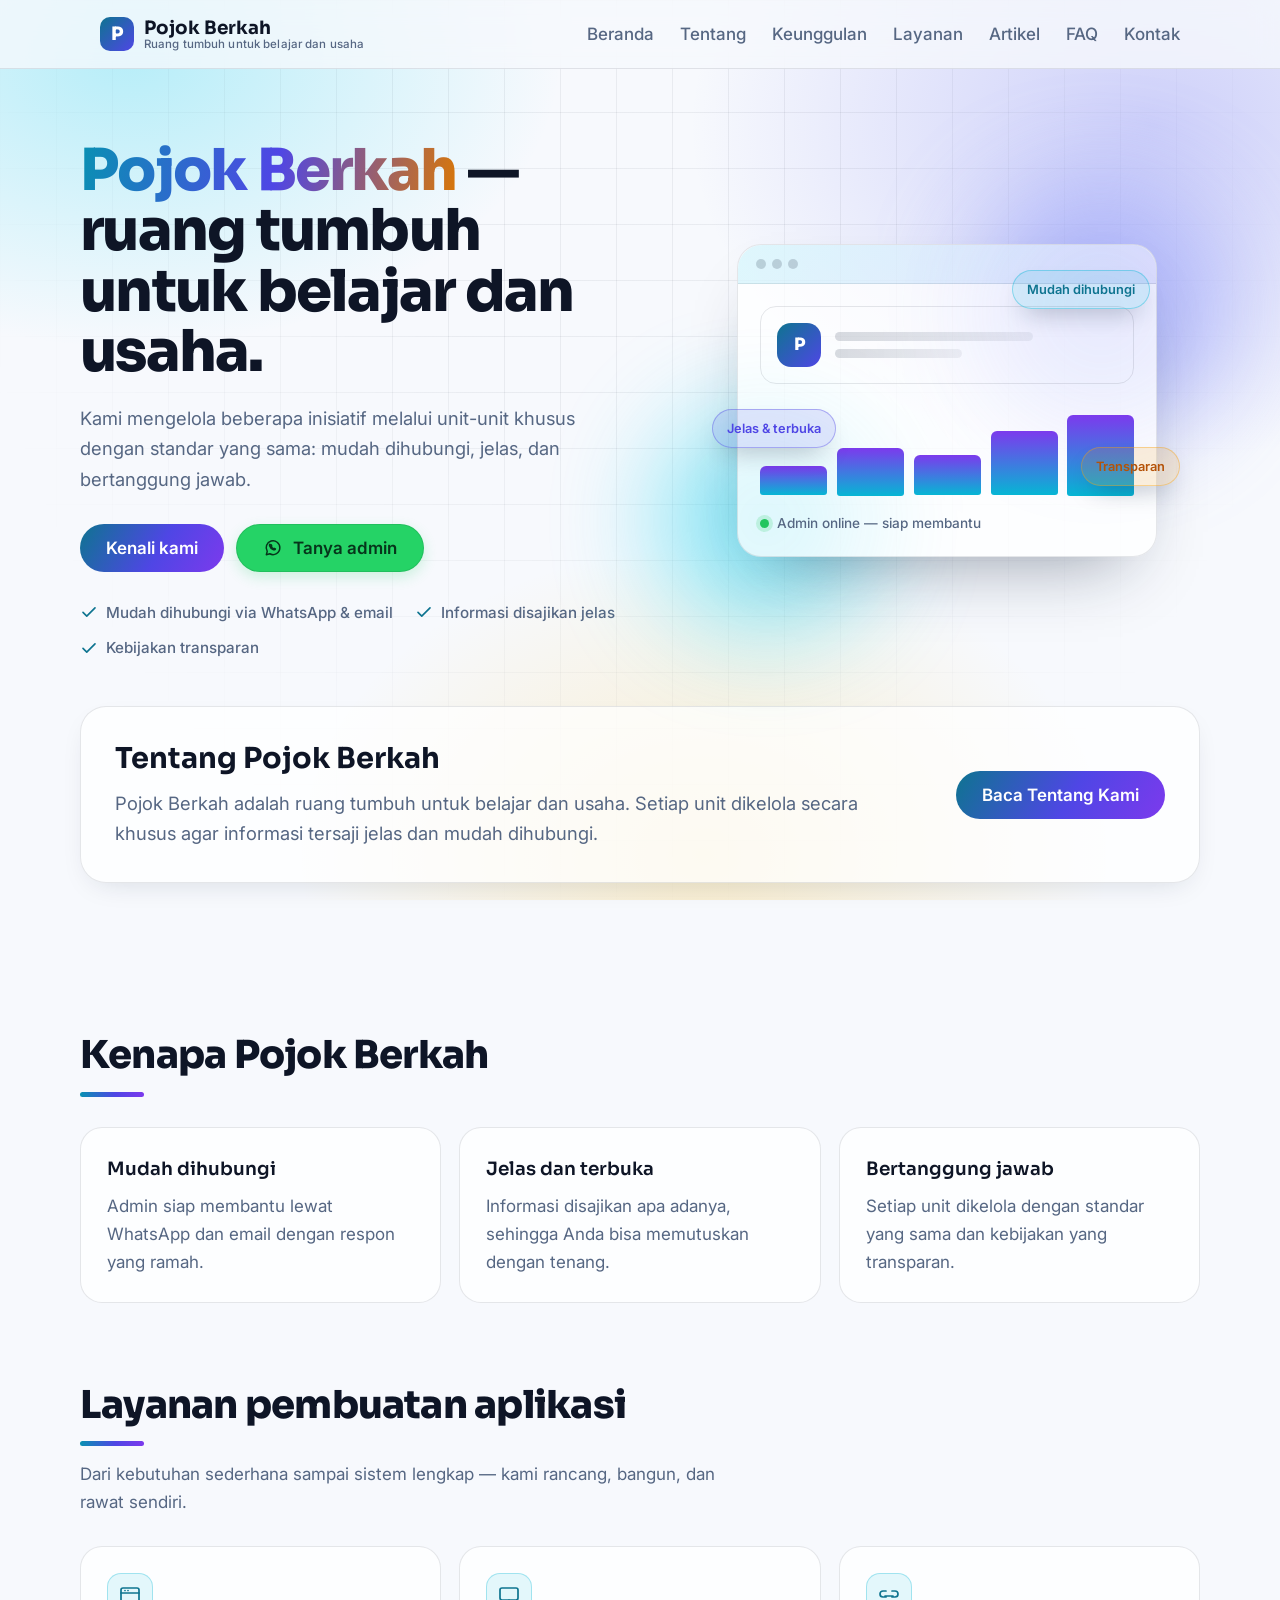
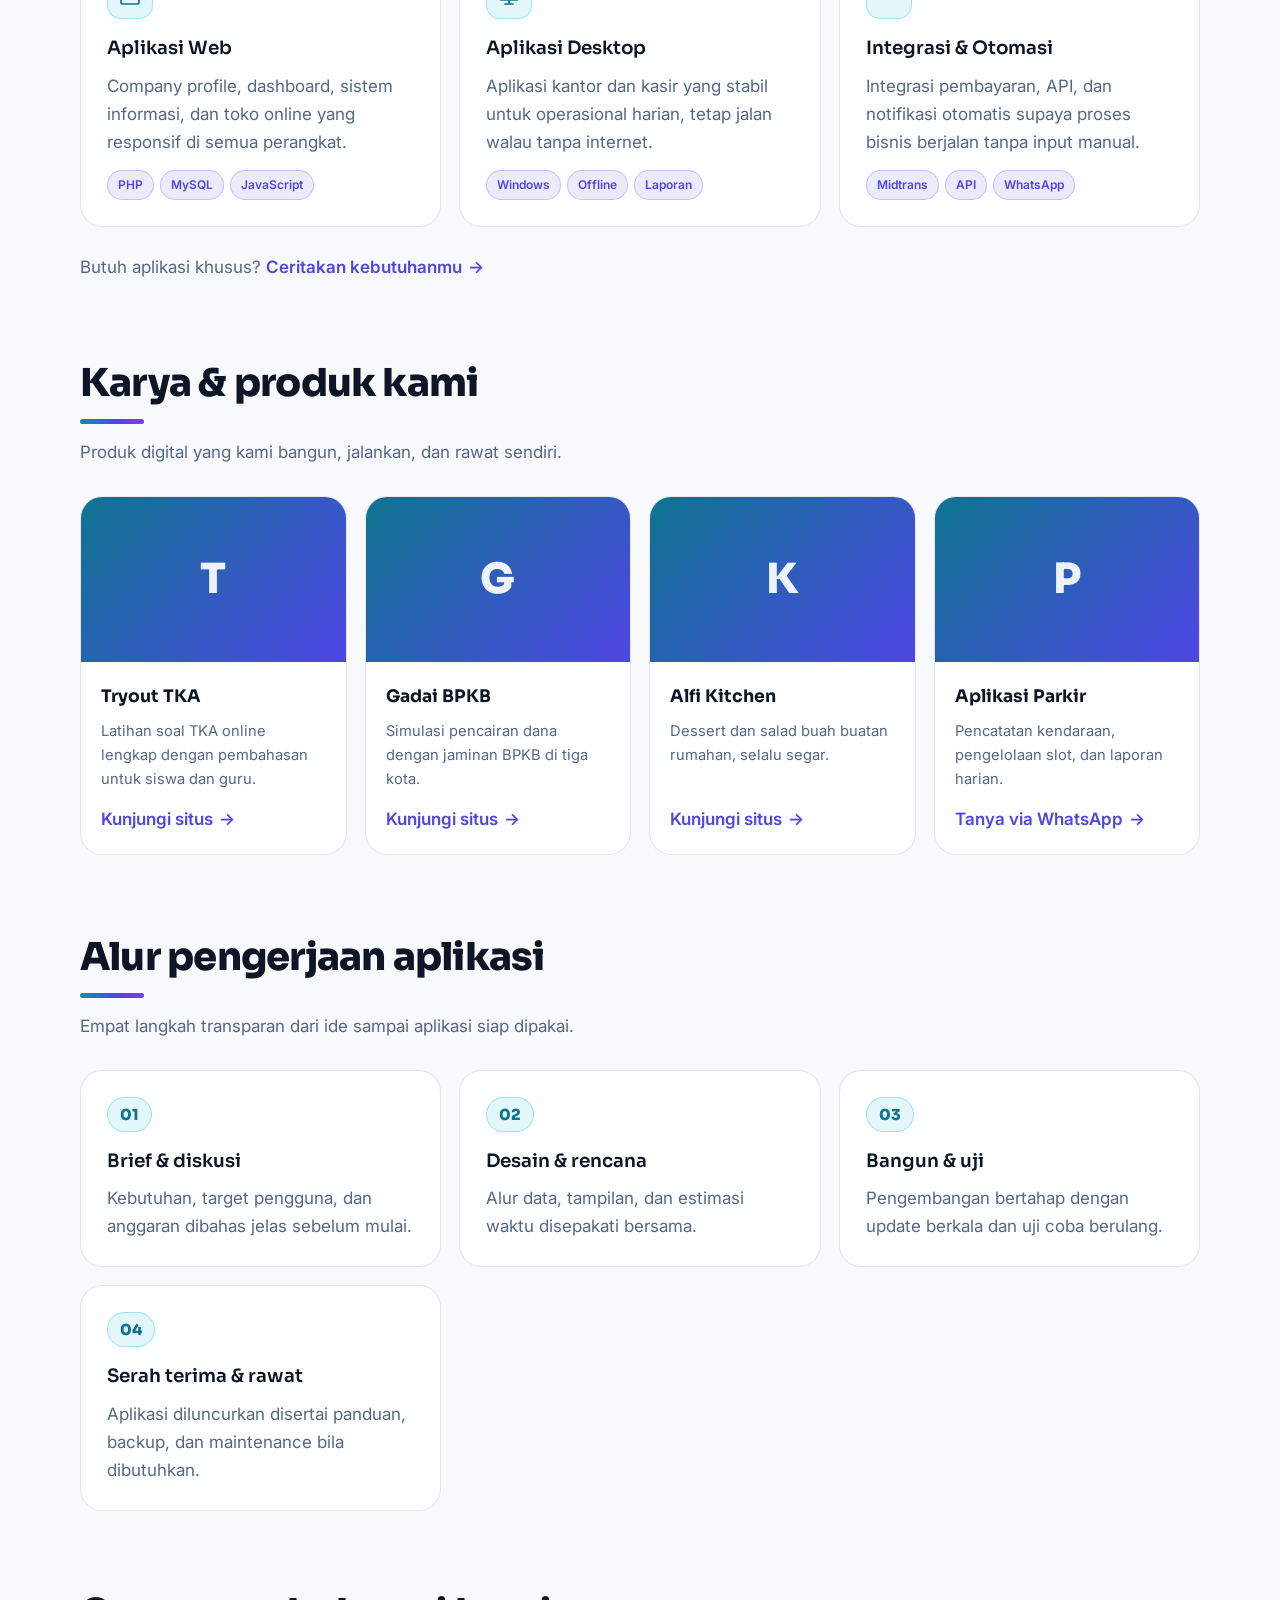
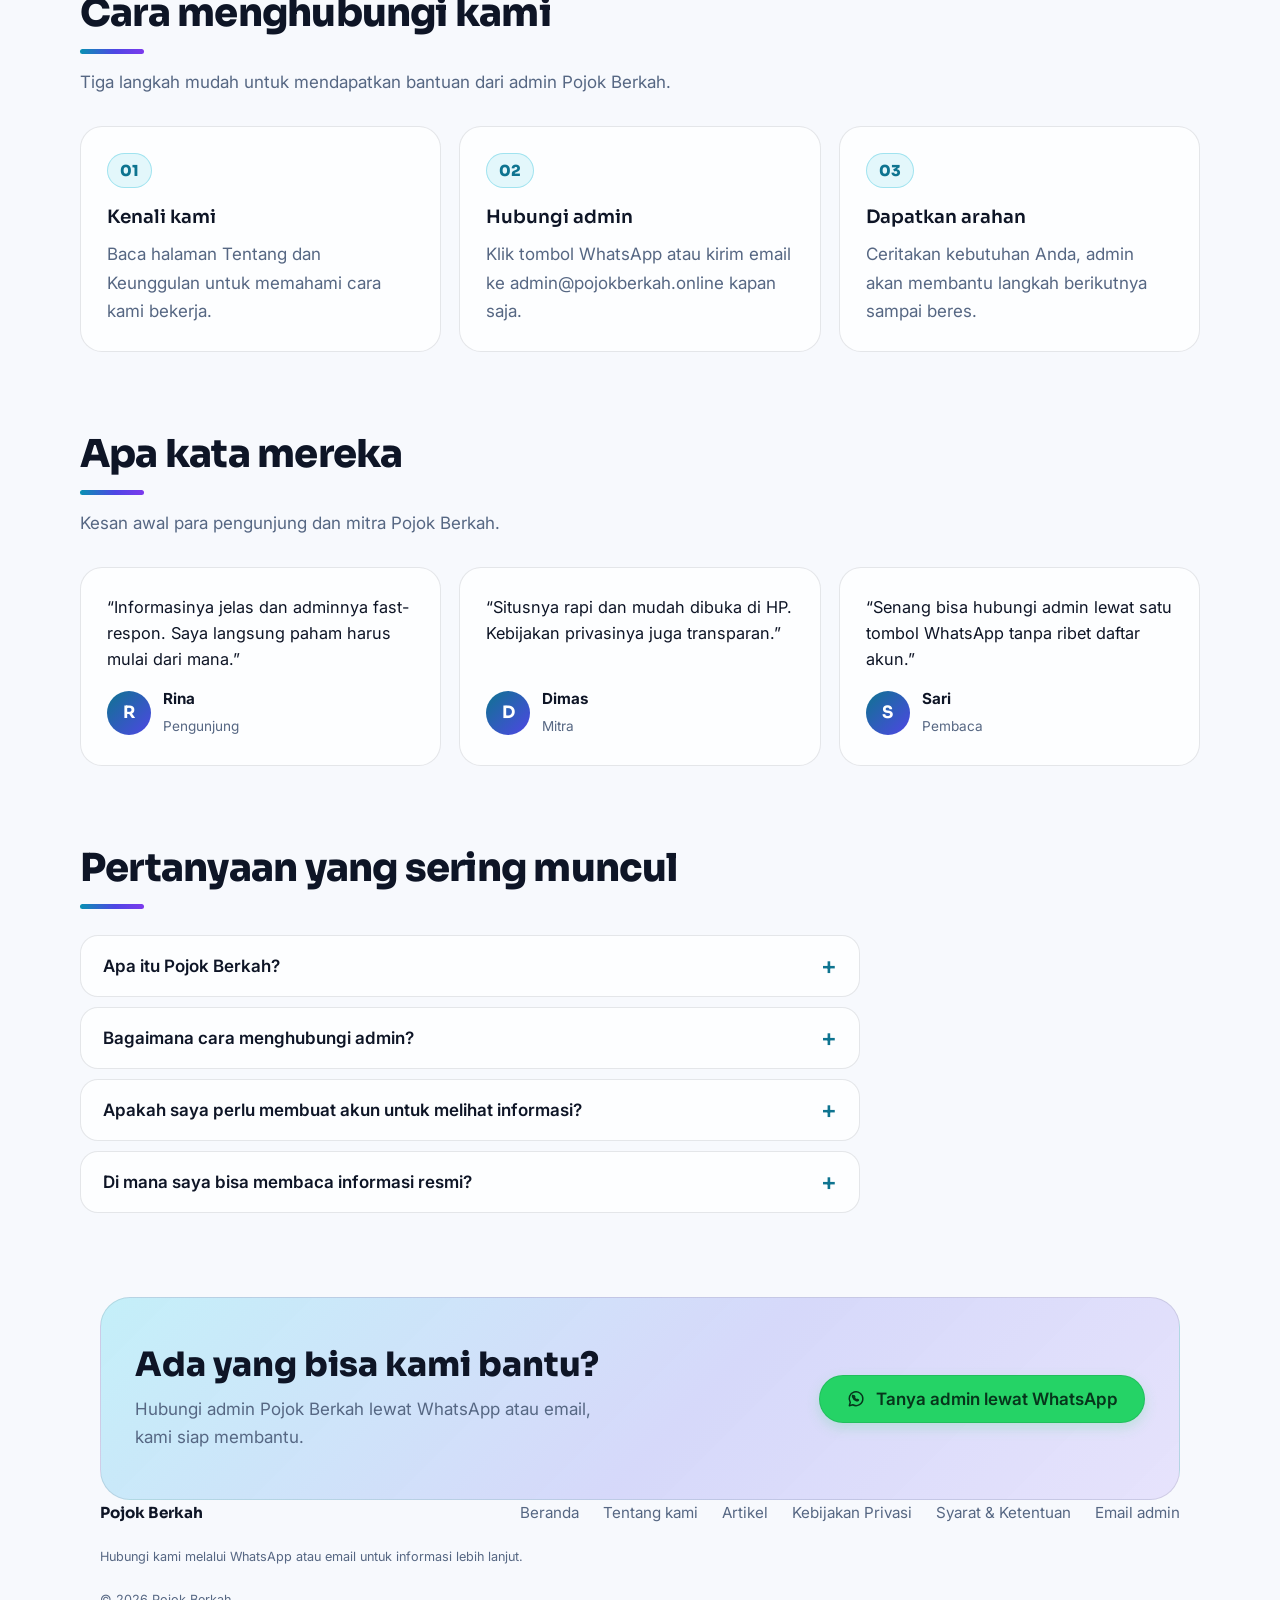
<file: index.html>
<!DOCTYPE html>
<html lang="id">
<head>
<meta charset="utf-8">
<meta name="viewport" content="width=device-width, initial-scale=1">
<meta name="theme-color" content="#F4F8FC" media="(prefers-color-scheme: light)">
<meta name="theme-color" content="#0B1526" media="(prefers-color-scheme: dark)">
<title>Pojok Berkah | Ruang Tumbuh untuk Belajar dan Usaha</title>
<meta name="description" content="Pojok Berkah adalah ruang tumbuh untuk belajar dan usaha — dikelola dengan standar yang sama: mudah dihubungi, jelas, dan bertanggung jawab.">
<link rel="canonical" href="https://pojokberkah.online/">
<meta name="robots" content="index, follow, max-image-preview:large, max-snippet:-1, max-video-preview:-1">
<meta property="og:type" content="website">
<meta property="og:title" content="Pojok Berkah | Ruang Tumbuh untuk Belajar dan Usaha">
<meta property="og:description" content="Ruang tumbuh untuk belajar dan usaha — mudah dihubungi, jelas, dan bertanggung jawab.">
<meta property="og:url" content="https://pojokberkah.online/">
<meta property="og:image" content="https://pojokberkah.online/assets/img/og-image.jpg">
<meta property="og:locale" content="id_ID">
<meta property="og:site_name" content="Pojok Berkah">
<meta property="og:image:width" content="1200">
<meta property="og:image:height" content="630">
<meta property="og:image:alt" content="Pojok Berkah - Ruang Tumbuh untuk Belajar dan Usaha">
<meta name="twitter:card" content="summary_large_image">
<meta name="twitter:title" content="Pojok Berkah | Ruang Tumbuh untuk Belajar dan Usaha">
<meta name="twitter:description" content="Ruang tumbuh untuk belajar dan usaha — mudah dihubungi, jelas, dan bertanggung jawab.">
<meta name="twitter:image" content="https://pojokberkah.online/assets/img/og-image.jpg">
<link rel="icon" type="image/png" sizes="32x32" href="assets/icons/favicon-32x32.png">
<link rel="icon" href="assets/icons/favicon.ico" sizes="any">
<link rel="apple-touch-icon" sizes="180x180" href="assets/icons/apple-touch-icon.png">
<link rel="preconnect" href="https://fonts.googleapis.com">
<link rel="preconnect" href="https://fonts.gstatic.com" crossorigin>
<link href="https://fonts.googleapis.com/css2?family=Inter:wght@400;500;600&family=Sora:wght@600;700;800&display=swap" rel="stylesheet">
<script type="application/ld+json">{"@context":"https://schema.org","@type":"Organization","name":"Pojok Berkah","url":"https://pojokberkah.online/","logo":"https://pojokberkah.online/assets/img/og-image.jpg","description":"Ruang tumbuh untuk belajar dan usaha — pembuatan aplikasi web, desktop, dan integrasi digital.","email":"admin@pojokberkah.online","sameAs":["https://tryout.pojokberkah.online","https://gadai.pojokberkah.online","https://kitchen.pojokberkah.online"],"contactPoint":{"@type":"ContactPoint","contactType":"customer service","availableLanguage":["id"]}}</script>
<script type="application/ld+json">{"@context":"https://schema.org","@type":"WebSite","name":"Pojok Berkah","url":"https://pojokberkah.online/","inLanguage":"id","description":"Ruang tumbuh untuk belajar dan usaha"}</script>
<script type="application/ld+json">{"@context":"https://schema.org","@type":"FAQPage","mainEntity":[{"@type":"Question","name":"Apa itu Pojok Berkah?","acceptedAnswer":{"@type":"Answer","text":"Pojok Berkah adalah ruang tumbuh untuk belajar dan usaha. Kami mengelola beberapa inisiatif melalui unit-unit khusus dengan standar yang sama."}},{"@type":"Question","name":"Bagaimana cara menghubungi admin?","acceptedAnswer":{"@type":"Answer","text":"Hubungi kami melalui tombol WhatsApp di halaman ini atau email admin@pojokberkah.online."}},{"@type":"Question","name":"Apakah saya perlu membuat akun untuk melihat informasi?","acceptedAnswer":{"@type":"Answer","text":"Tidak. Informasi di halaman ini dapat dibaca langsung tanpa membuat akun."}},{"@type":"Question","name":"Di mana saya bisa membaca informasi resmi?","acceptedAnswer":{"@type":"Answer","text":"Lihat halaman Tentang Kami, Kebijakan Privasi, serta Syarat dan Ketentuan yang tertaut di footer."}}]}</script>
<script type="application/ld+json">{"@context":"https://schema.org","@type":"ItemList","name":"Layanan pembuatan aplikasi Pojok Berkah","itemListElement":[{"@type":"ListItem","position":1,"item":{"@type":"Service","name":"Aplikasi Web","description":"Company profile, dashboard, sistem informasi, dan toko online yang responsif di semua perangkat.","provider":{"@type":"Organization","name":"Pojok Berkah","url":"https://pojokberkah.online/"},"areaServed":"ID","url":"https://pojokberkah.online/#layanan"}},{"@type":"ListItem","position":2,"item":{"@type":"Service","name":"Aplikasi Desktop","description":"Aplikasi kantor dan kasir yang stabil untuk operasional harian, tetap jalan walau tanpa internet.","provider":{"@type":"Organization","name":"Pojok Berkah","url":"https://pojokberkah.online/"},"areaServed":"ID","url":"https://pojokberkah.online/#layanan"}},{"@type":"ListItem","position":3,"item":{"@type":"Service","name":"Integrasi dan Otomasi","description":"Integrasi pembayaran, API, dan notifikasi otomatis supaya proses bisnis berjalan tanpa input manual.","provider":{"@type":"Organization","name":"Pojok Berkah","url":"https://pojokberkah.online/"},"areaServed":"ID","url":"https://pojokberkah.online/#layanan"}}]}</script>
<script type="application/ld+json">{"@context":"https://schema.org","@type":"ItemList","name":"Karya dan produk Pojok Berkah","itemListElement":[{"@type":"ListItem","position":1,"item":{"@type":"CreativeWork","name":"Tryout TKA","description":"Latihan soal TKA online lengkap dengan pembahasan untuk siswa dan guru.","url":"https://tryout.pojokberkah.online","creator":{"@type":"Organization","name":"Pojok Berkah","url":"https://pojokberkah.online/"}}},{"@type":"ListItem","position":2,"item":{"@type":"CreativeWork","name":"Gadai BPKB","description":"Simulasi pencairan dana dengan jaminan BPKB di tiga kota.","url":"https://gadai.pojokberkah.online","creator":{"@type":"Organization","name":"Pojok Berkah","url":"https://pojokberkah.online/"}}},{"@type":"ListItem","position":3,"item":{"@type":"CreativeWork","name":"Alfi Kitchen","description":"Dessert dan salad buah buatan rumahan, selalu segar.","url":"https://kitchen.pojokberkah.online","creator":{"@type":"Organization","name":"Pojok Berkah","url":"https://pojokberkah.online/"}}},{"@type":"ListItem","position":4,"item":{"@type":"CreativeWork","name":"Aplikasi Parkir","description":"Pencatatan kendaraan, pengelolaan slot, dan laporan harian.","url":"https://pojokberkah.online/#karya","creator":{"@type":"Organization","name":"Pojok Berkah","url":"https://pojokberkah.online/"}}}]}</script>
<style>/* criticalCSS-v1: header+hero agar LCP mobile tidak tunggu landing.css */
:root{--bg:#F7F9FD;--ink:#0E1526;--muted:#566783;--line:rgba(14,21,38,.10);--teal:#0E7490;--blue:#4F46E5;--amber:#D97706;--wa:#25D366;--violet:#7C3AED;--cyan:#06B6D4;--card:rgba(255,255,255,.72);--display:"Sora","Trebuchet MS",system-ui,sans-serif;--body:"Inter",system-ui,-apple-system,"Segoe UI",sans-serif}
*{box-sizing:border-box;margin:0}html{scroll-behavior:smooth}
body{font-family:var(--body);background:var(--bg);color:var(--ink);line-height:1.65;font-size:1.0625rem;overflow-x:hidden}
a{color:inherit}.wrap{max-width:1120px;margin:0 auto;padding:0 20px}
.bg{position:fixed;inset:0;z-index:-1;pointer-events:none;background:radial-gradient(620px 420px at 10% 6%,rgba(34,211,238,.30),transparent 70%),radial-gradient(660px 480px at 90% 14%,rgba(99,102,241,.28),transparent 70%),radial-gradient(580px 440px at 55% 95%,rgba(251,191,36,.22),transparent 70%),var(--bg)}
header.bar{position:sticky;top:0;z-index:10;backdrop-filter:blur(14px);-webkit-backdrop-filter:blur(14px);background:rgba(247,249,253,.78);border-bottom:1px solid var(--line)}
.top{display:flex;align-items:center;justify-content:space-between;height:68px}
.logo{display:flex;align-items:center;gap:10px;text-decoration:none;font-family:var(--display);font-weight:700;font-size:1.15rem}
.logo-text{display:flex;flex-direction:column;line-height:1.15}.logo-tagline{font-family:var(--body);font-size:.72rem;font-weight:500;color:var(--muted);letter-spacing:.01em}
.brand-image{width:34px;height:34px;flex:0 0 34px;object-fit:contain}.brand-image[hidden]{display:none}
.mark{width:34px;height:34px;border-radius:10px;display:grid;place-items:center;color:#fff;font-weight:800;background:linear-gradient(135deg,var(--teal),var(--blue))}
.nav{display:flex;align-items:center;gap:26px}.nav a{text-decoration:none;color:var(--muted);font-weight:500}
.nav a.btn-wa{padding:9px 18px;border-radius:999px;font-weight:600;min-height:44px;display:inline-flex;align-items:center}
.nav-toggle{display:none;align-items:center;justify-content:center;width:44px;height:44px;border-radius:12px;border:1px solid var(--line);background:#fff;cursor:pointer}
.hero{padding:72px 0 70px;text-align:left}.hero-grid{display:grid;grid-template-columns:1.05fr .95fr;gap:56px;align-items:center}
.hero h1{font-family:var(--display);font-weight:800;font-size:clamp(2.2rem,4.6vw,3.6rem);line-height:1.05;letter-spacing:-.03em;max-width:16ch}
.grad{background:linear-gradient(100deg,#0891B2,var(--blue) 52%,var(--amber));-webkit-background-clip:text;background-clip:text;color:transparent}
.hero p{margin:20px 0 0;max-width:52ch;color:var(--muted);font-size:1.15rem}
.hero .cta{margin-top:30px;display:flex;gap:12px;justify-content:flex-start;flex-wrap:wrap}
.btn{display:inline-flex;align-items:center;min-height:48px;padding:0 26px;border-radius:999px;font-weight:600;text-decoration:none}
.btn-main{color:#fff;background:linear-gradient(120deg,var(--teal),var(--blue) 55%,var(--violet))}
.wa-button{gap:10px;color:#06351B!important;background:var(--wa)!important;border:1px solid rgba(4,54,26,.12)}
.wa-icon{width:20px;height:20px;flex:0 0 20px;fill:none;stroke:currentColor;stroke-width:1.8;stroke-linecap:round;stroke-linejoin:round}
.trustbar{margin:28px 0 0;display:flex;gap:10px 22px;justify-content:flex-start;flex-wrap:wrap;max-width:640px;list-style:none;padding:0}
.trustbar li{display:inline-flex;align-items:center;gap:8px;color:var(--muted);font-size:.95rem;font-weight:500}
@media (max-width:860px){.nav a:not(.btn-wa):not(.nav-toggle){display:none}.nav-toggle{display:inline-flex}.hero{padding:56px 0 60px}.hero-grid{grid-template-columns:1fr;gap:36px}.hero h1{font-size:2.5rem;max-width:none}}
@media (max-width:480px){.hero h1{font-size:2.2rem}}
</style>
<link rel="stylesheet" href="assets/css/landing.css">
<link rel="stylesheet" href="assets/css/effects.css"></head>
<body>
<div class="bg" aria-hidden="true"></div>

<header class="bar">
  <div class="wrap top">
    <a class="logo" href="index.html#beranda"><span class="mark" data-logo-fallback>P</span><img class="brand-image" data-image-slot="logo" alt="Logo Pojok Berkah" width="34" height="34" decoding="async" hidden><span class="logo-text">Pojok Berkah<span class="logo-tagline">Ruang tumbuh untuk belajar dan usaha</span></span></a>
    <nav class="nav" id="main-nav" aria-label="Menu utama">
<input type="checkbox" id="nav-check-index" class="nav-check" aria-label="Buka menu navigasi">
      <a href="#beranda">Beranda</a>
      <a href="tentang-kami.html">Tentang</a>
      <a href="#keunggulan">Keunggulan</a>
      <a href="#layanan">Layanan</a>
      <a href="artikel/">Artikel</a>
      <a href="#faq">FAQ</a>
      <a href="#kontak">Kontak</a>
      <label class="nav-toggle" for="nav-check-index" aria-hidden="true"><svg viewBox="0 0 24 24" aria-hidden="true"><path d="M4 7h16M4 12h16M4 17h16"/></svg></label>
    </nav>
  </div>
</header>

<main>
  <section class="wrap hero" id="beranda">
    <div class="hero-grid">
      <div class="hero-copy">
        <h1><span class="grad">Pojok Berkah</span> — ruang tumbuh untuk belajar dan usaha.</h1>
        <p>Kami mengelola beberapa inisiatif melalui unit-unit khusus dengan standar yang sama: mudah dihubungi, jelas, dan bertanggung jawab.</p>
        <div class="cta">
          <a class="btn btn-main" href="#keunggulan">Kenali kami</a>
          <a class="btn wa-button" href="https://wa.me/6287724039666"><svg class="wa-icon" viewBox="0 0 24 24" aria-hidden="true"><path d="M20.2 11.7a8.2 8.2 0 0 1-12.1 7.2L4 20l1.1-4A8.2 8.2 0 1 1 20.2 11.7Z"/><path d="M9 8.5c.3-.5.6-.5.9-.5l.6 1.5-.7.9c.6 1.2 1.5 2.1 2.7 2.7l.9-.7 1.5.6c0 .3 0 .7-.5.9-.5.3-1.1.4-1.7.2-2-.6-4.2-2.8-4.8-4.8-.2-.6-.1-1.2.2-1.7Z"/></svg>Tanya admin</a>
        </div>
        <ul class="trustbar" aria-label="Komitmen Pojok Berkah">
          <li><svg viewBox="0 0 24 24" aria-hidden="true"><path d="M4 12.5l5 5L20 6.5"/></svg>Mudah dihubungi via WhatsApp &amp; email</li>
          <li><svg viewBox="0 0 24 24" aria-hidden="true"><path d="M4 12.5l5 5L20 6.5"/></svg>Informasi disajikan jelas</li>
          <li><svg viewBox="0 0 24 24" aria-hidden="true"><path d="M4 12.5l5 5L20 6.5"/></svg>Kebijakan transparan</li>
        </ul>
      </div>
      <div class="hero-visual" aria-hidden="true">
        <div class="hero-panel">
          <div class="hp-bar"><span></span><span></span><span></span></div>
          <div class="hp-body">
            <div class="hp-card">
              <div class="hp-avatar">P</div>
              <div class="hp-lines"><i style="width:70%"></i><i style="width:45%"></i></div>
            </div>
            <div class="hp-chip hp-chip-1">Mudah dihubungi</div>
            <div class="hp-chip hp-chip-2">Jelas &amp; terbuka</div>
            <div class="hp-chip hp-chip-3">Transparan</div>
            <div class="hp-graph">
              <b style="height:32%"></b><b style="height:52%"></b><b style="height:44%"></b><b style="height:70%"></b><b style="height:88%"></b>
            </div>
            <div class="hp-status"><i></i>Admin online — siap membantu</div>
          </div>
        </div>
        <span class="hero-blob hero-blob-1"></span>
        <span class="hero-blob hero-blob-2"></span>
      </div>
    </div>

    <div class="about-short reveal">
      <div>
        <h2>Tentang Pojok Berkah</h2>
        <p>Pojok Berkah adalah ruang tumbuh untuk belajar dan usaha. Setiap unit dikelola secara khusus agar informasi tersaji jelas dan mudah dihubungi.</p>
      </div>
      <a class="btn btn-main" href="tentang-kami.html">Baca Tentang Kami</a>
    </div>
  </section>

  <section class="wrap section" id="keunggulan">
    <h2 class="title">Kenapa Pojok Berkah</h2>
    <div class="values">
      <div class="val reveal"><h3>Mudah dihubungi</h3><p>Admin siap membantu lewat WhatsApp dan email dengan respon yang ramah.</p></div>
      <div class="val reveal"><h3>Jelas dan terbuka</h3><p>Informasi disajikan apa adanya, sehingga Anda bisa memutuskan dengan tenang.</p></div>
      <div class="val reveal"><h3>Bertanggung jawab</h3><p>Setiap unit dikelola dengan standar yang sama dan kebijakan yang transparan.</p></div>
    </div>
  </section>

  <section class="wrap section" id="layanan">
    <h2 class="title">Layanan pembuatan aplikasi</h2>
    <p class="section-sub">Dari kebutuhan sederhana sampai sistem lengkap — kami rancang, bangun, dan rawat sendiri.</p>
    <div class="values">
      <div class="val reveal">
        <span class="val-ico" aria-hidden="true"><svg viewBox="0 0 24 24"><rect x="3" y="4" width="18" height="16" rx="2"/><path d="M3 9h18M7 6.5h.01M10 6.5h.01"/></svg></span>
        <h3>Aplikasi Web</h3>
        <p>Company profile, dashboard, sistem informasi, dan toko online yang responsif di semua perangkat.</p>
        <div class="tags"><span>PHP</span><span>MySQL</span><span>JavaScript</span></div>
      </div>
      <div class="val reveal">
        <span class="val-ico" aria-hidden="true"><svg viewBox="0 0 24 24"><rect x="3" y="4" width="18" height="12" rx="2"/><path d="M8 20h8M12 16v4"/></svg></span>
        <h3>Aplikasi Desktop</h3>
        <p>Aplikasi kantor dan kasir yang stabil untuk operasional harian, tetap jalan walau tanpa internet.</p>
        <div class="tags"><span>Windows</span><span>Offline</span><span>Laporan</span></div>
      </div>
      <div class="val reveal">
        <span class="val-ico" aria-hidden="true"><svg viewBox="0 0 24 24"><path d="M9 7H6a3 3 0 0 0 0 6h3M15 7h3a3 3 0 0 1 0 6h-3M8 12h8"/></svg></span>
        <h3>Integrasi &amp; Otomasi</h3>
        <p>Integrasi pembayaran, API, dan notifikasi otomatis supaya proses bisnis berjalan tanpa input manual.</p>
        <div class="tags"><span>Midtrans</span><span>API</span><span>WhatsApp</span></div>
      </div>
    </div>
    <p class="section-cta">Butuh aplikasi khusus? <a class="card-link" href="https://wa.me/6287724039666">Ceritakan kebutuhanmu</a></p>
  </section>

  <section class="wrap section" id="karya">
    <h2 class="title">Karya &amp; produk kami</h2>
    <p class="section-sub">Produk digital yang kami bangun, jalankan, dan rawat sendiri.</p>
    <div class="works">
      <article class="work reveal">
        <div class="work-img"><span aria-hidden="true">T</span><img data-image-slot="tryout" alt="Latihan soal tryout TKA online dengan pembahasan" width="640" height="400" decoding="async" hidden loading="lazy"></div>
        <div class="work-body">
          <h3 data-service-name="tryout">Tryout TKA</h3>
          <p data-service-description="tryout">Latihan soal TKA online lengkap dengan pembahasan untuk siswa dan guru.</p>
          <a class="card-link" data-service-link="tryout" href="https://tryout.pojokberkah.online">Kunjungi situs</a>
        </div>
      </article>
      <article class="work reveal">
        <div class="work-img"><span aria-hidden="true">G</span><img data-image-slot="gadai" alt="Simulasi gadai BPKB dengan estimasi nilai jaminan" width="640" height="400" decoding="async" hidden loading="lazy"></div>
        <div class="work-body">
          <h3 data-service-name="gadai">Gadai BPKB</h3>
          <p data-service-description="gadai">Simulasi pencairan dana dengan jaminan BPKB di tiga kota.</p>
          <a class="card-link" data-service-link="gadai" href="https://gadai.pojokberkah.online">Kunjungi situs</a>
        </div>
      </article>
      <article class="work reveal">
        <div class="work-img"><span aria-hidden="true">K</span><img data-image-slot="kitchen" alt="Dessert dan salad buah segar Alfi Kitchen" width="640" height="400" decoding="async" hidden loading="lazy"></div>
        <div class="work-body">
          <h3 data-service-name="kitchen">Alfi Kitchen</h3>
          <p data-service-description="kitchen">Dessert dan salad buah buatan rumahan, selalu segar.</p>
          <a class="card-link" data-service-link="kitchen" href="https://kitchen.pojokberkah.online">Kunjungi situs</a>
        </div>
      </article>
      <article class="work reveal">
        <div class="work-img"><span aria-hidden="true">P</span><img data-image-slot="parkir" alt="Aplikasi parkir digital untuk perkantoran dan perumahan" width="640" height="400" decoding="async" hidden loading="lazy"></div>
        <div class="work-body">
          <h3 data-service-name="parkir">Aplikasi Parkir</h3>
          <p data-service-description="parkir">Pencatatan kendaraan, pengelolaan slot, dan laporan harian.</p>
          <a class="card-link" href="https://wa.me/6287724039666">Tanya via WhatsApp</a>
        </div>
      </article>
    </div>
  </section>

  <section class="wrap section latest-articles" id="artikel" aria-labelledby="latest-articles-title" hidden>
    <div class="latest-articles-head">
      <div><h2 class="title" id="latest-articles-title">Artikel terbaru</h2><p class="section-sub">Panduan dan wawasan dari Pojok Berkah.</p></div>
      <a class="article-all-link" href="artikel/">Lihat semua artikel</a>
    </div>
    <div class="latest-article-grid" id="latest-article-list"></div>
  </section>

  <section class="wrap section" id="alur">
    <h2 class="title">Alur pengerjaan aplikasi</h2>
    <p class="section-sub">Empat langkah transparan dari ide sampai aplikasi siap dipakai.</p>
    <div class="steps">
      <div class="step reveal"><h3>Brief &amp; diskusi</h3><p>Kebutuhan, target pengguna, dan anggaran dibahas jelas sebelum mulai.</p></div>
      <div class="step reveal"><h3>Desain &amp; rencana</h3><p>Alur data, tampilan, dan estimasi waktu disepakati bersama.</p></div>
      <div class="step reveal"><h3>Bangun &amp; uji</h3><p>Pengembangan bertahap dengan update berkala dan uji coba berulang.</p></div>
      <div class="step reveal"><h3>Serah terima &amp; rawat</h3><p>Aplikasi diluncurkan disertai panduan, backup, dan maintenance bila dibutuhkan.</p></div>
    </div>
  </section>

  <section class="wrap section" id="cara-kerja">
    <h2 class="title">Cara menghubungi kami</h2>
    <p class="section-sub">Tiga langkah mudah untuk mendapatkan bantuan dari admin Pojok Berkah.</p>
    <div class="steps">
      <div class="step reveal"><h3>Kenali kami</h3><p>Baca halaman Tentang dan Keunggulan untuk memahami cara kami bekerja.</p></div>
      <div class="step reveal"><h3>Hubungi admin</h3><p>Klik tombol WhatsApp atau kirim email ke admin@pojokberkah.online kapan saja.</p></div>
      <div class="step reveal"><h3>Dapatkan arahan</h3><p>Ceritakan kebutuhan Anda, admin akan membantu langkah berikutnya sampai beres.</p></div>
    </div>
  </section>

  <section class="wrap section" id="testimoni">
    <h2 class="title">Apa kata mereka</h2>
    <p class="section-sub">Kesan awal para pengunjung dan mitra Pojok Berkah.</p>
    <div class="testis">
      <figure class="testi reveal"><blockquote>&ldquo;Informasinya jelas dan adminnya fast-respon. Saya langsung paham harus mulai dari mana.&rdquo;</blockquote><figcaption><span class="avatar" aria-hidden="true">R</span><span class="who"><strong>Rina</strong><span>Pengunjung</span></span></figcaption></figure>
      <figure class="testi reveal"><blockquote>&ldquo;Situsnya rapi dan mudah dibuka di HP. Kebijakan privasinya juga transparan.&rdquo;</blockquote><figcaption><span class="avatar" aria-hidden="true">D</span><span class="who"><strong>Dimas</strong><span>Mitra</span></span></figcaption></figure>
      <figure class="testi reveal"><blockquote>&ldquo;Senang bisa hubungi admin lewat satu tombol WhatsApp tanpa ribet daftar akun.&rdquo;</blockquote><figcaption><span class="avatar" aria-hidden="true">S</span><span class="who"><strong>Sari</strong><span>Pembaca</span></span></figcaption></figure>
    </div>
  </section>

  <section class="wrap section" id="faq">
    <h2 class="title">Pertanyaan yang sering muncul</h2>
    <div class="faq reveal">
      <details><summary>Apa itu Pojok Berkah?</summary><p>Pojok Berkah adalah ruang tumbuh untuk belajar dan usaha. Kami mengelola beberapa inisiatif melalui unit-unit khusus dengan standar yang sama.</p></details>
      <details><summary>Bagaimana cara menghubungi admin?</summary><p>Hubungi kami melalui tombol WhatsApp di halaman ini atau email admin@pojokberkah.online.</p></details>
      <details><summary>Apakah saya perlu membuat akun untuk melihat informasi?</summary><p>Tidak. Informasi di halaman ini dapat dibaca langsung tanpa membuat akun.</p></details>
      <details><summary>Di mana saya bisa membaca informasi resmi?</summary><p>Lihat halaman Tentang Kami, Kebijakan Privasi, serta Syarat dan Ketentuan yang tertaut di footer.</p></details>
    </div>
  </section>

  <section class="wrap" id="kontak" data-wa-zone>
    <div class="contact reveal">
      <div>
        <h2>Ada yang bisa kami bantu?</h2>
        <p>Hubungi admin Pojok Berkah lewat WhatsApp atau email, kami siap membantu.</p>
      </div>
      <a class="btn btn-wa2 wa-button" href="https://wa.me/6287724039666"><svg class="wa-icon" viewBox="0 0 24 24" aria-hidden="true"><path d="M20.2 11.7a8.2 8.2 0 0 1-12.1 7.2L4 20l1.1-4A8.2 8.2 0 1 1 20.2 11.7Z"/><path d="M9 8.5c.3-.5.6-.5.9-.5l.6 1.5-.7.9c.6 1.2 1.5 2.1 2.7 2.7l.9-.7 1.5.6c0 .3 0 .7-.5.9-.5.3-1.1.4-1.7.2-2-.6-4.2-2.8-4.8-4.8-.2-.6-.1-1.2.2-1.7Z"/></svg>Tanya admin lewat WhatsApp</a>
    </div>
  </section>
</main>

<footer class="wrap">
  <div class="cols">
    <strong>Pojok Berkah</strong>
    <nav aria-label="Tautan footer">
      <a href="#beranda">Beranda</a>
      <a href="tentang-kami.html">Tentang kami</a>
      <a href="artikel/">Artikel</a>
      <a href="kebijakan-privasi.html">Kebijakan Privasi</a>
      <a href="syarat-ketentuan.html">Syarat &amp; Ketentuan</a>
      <a href="mailto:admin@pojokberkah.online">Email admin</a>
    </nav>
  </div>
  <small>Hubungi kami melalui WhatsApp atau email untuk informasi lebih lanjut.</small>
  <small>&copy; <span id="yr">2026</span> Pojok Berkah</small>
</footer>

<a class="wa-sticky wa-button" href="https://wa.me/6287724039666"><svg class="wa-icon" viewBox="0 0 24 24" aria-hidden="true"><path d="M20.2 11.7a8.2 8.2 0 0 1-12.1 7.2L4 20l1.1-4A8.2 8.2 0 1 1 20.2 11.7Z"/><path d="M9 8.5c.3-.5.6-.5.9-.5l.6 1.5-.7.9c.6 1.2 1.5 2.1 2.7 2.7l.9-.7 1.5.6c0 .3 0 .7-.5.9-.5.3-1.1.4-1.7.2-2-.6-4.2-2.8-4.8-4.8-.2-.6-.1-1.2.2-1.7Z"/></svg>Chat admin via WhatsApp</a>

</body>
</html>
</file>
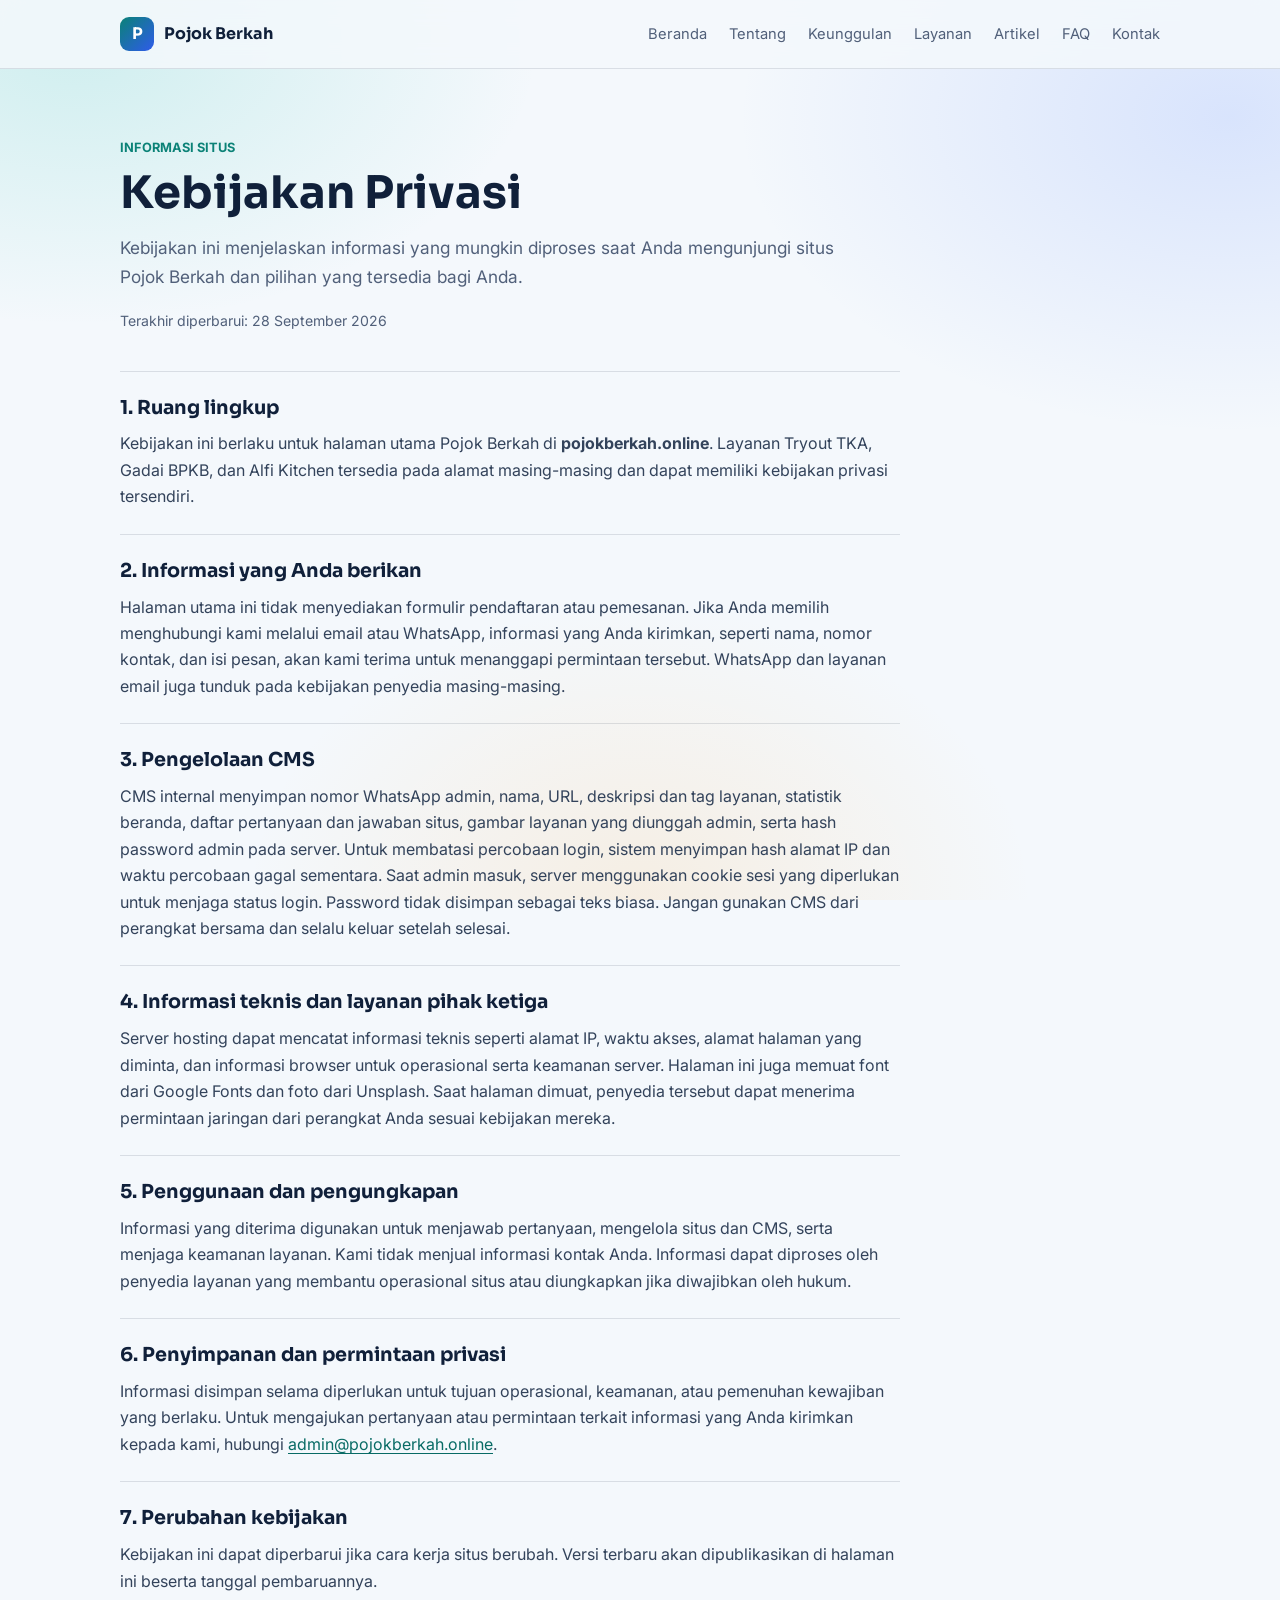
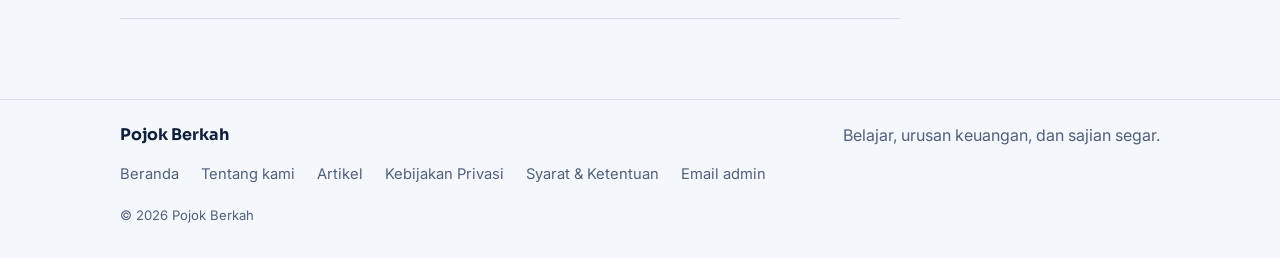
<file: kebijakan-privasi.html>
<!DOCTYPE html>
<html lang="id">
<head>
<meta charset="utf-8">
<meta name="viewport" content="width=device-width, initial-scale=1">
<meta name="theme-color" content="#F4F8FC">
<title>Kebijakan Privasi | Pojok Berkah</title>
<meta name="description" content="Kebijakan privasi situs Pojok Berkah, termasuk informasi kontak, CMS, dan layanan pihak ketiga.">
<link rel="canonical" href="https://pojokberkah.online/kebijakan-privasi.html">
<meta name="robots" content="index, follow, max-image-preview:large, max-snippet:-1, max-video-preview:-1">
<meta property="og:type" content="website">
<meta property="og:title" content="Kebijakan Privasi | Pojok Berkah">
<meta property="og:description" content="Cara Pojok Berkah mengelola informasi saat Anda menggunakan situs ini.">
<meta property="og:url" content="https://pojokberkah.online/kebijakan-privasi.html">
<meta property="og:image" content="https://pojokberkah.online/assets/img/og-image.jpg">
<meta property="og:locale" content="id_ID">
<meta property="og:site_name" content="Pojok Berkah">
<meta property="og:image:width" content="1200">
<meta property="og:image:height" content="630">
<meta property="og:image:alt" content="Kebijakan Privasi - Pojok Berkah">
<meta name="twitter:card" content="summary_large_image">
<meta name="twitter:title" content="Kebijakan Privasi | Pojok Berkah">
<meta name="twitter:description" content="Cara Pojok Berkah mengelola informasi saat Anda menggunakan situs ini.">
<meta name="twitter:image" content="https://pojokberkah.online/assets/img/og-image.jpg">
<link rel="icon" type="image/png" sizes="32x32" href="assets/icons/favicon-32x32.png">
<link rel="icon" href="assets/icons/favicon.ico" sizes="any">
<link rel="apple-touch-icon" sizes="180x180" href="assets/icons/apple-touch-icon.png">
<link rel="preconnect" href="https://fonts.googleapis.com">
<link rel="preconnect" href="https://fonts.gstatic.com" crossorigin>
<link href="https://fonts.googleapis.com/css2?family=Inter:wght@400;500;600;700&family=Sora:wght@600;700;800&display=swap" rel="stylesheet">
<script type="application/ld+json">{"@context":"https://schema.org","@type":"WebPage","name":"Kebijakan Privasi | Pojok Berkah","description":"Kebijakan privasi situs Pojok Berkah, termasuk informasi kontak, CMS, dan layanan pihak ketiga.","url":"https://pojokberkah.online/kebijakan-privasi.html","inLanguage":"id","publisher":{"@type":"Organization","name":"Pojok Berkah","url":"https://pojokberkah.online/","logo":"https://pojokberkah.online/assets/img/og-image.jpg"}}</script>
<script type="application/ld+json">{"@context":"https://schema.org","@type":"BreadcrumbList","itemListElement":[{"@type":"ListItem","position":1,"name":"Beranda","item":"https://pojokberkah.online/"},{"@type":"ListItem","position":2,"name":"Kebijakan Privasi","item":"https://pojokberkah.online/kebijakan-privasi.html"}]}</script>
<style>:root{--bg:#F4F8FC;--ink:#10203A;--muted:#51607A;--line:rgba(16,32,58,.12);--teal:#0B8277;--blue:#2F5BEA;--body:"Inter",system-ui,sans-serif;--display:"Sora",system-ui,sans-serif}*{box-sizing:border-box;margin:0}body{font-family:var(--body);background:var(--bg);color:var(--ink);line-height:1.65}header{position:sticky;top:0;z-index:5;background:rgba(244,248,252,.86);border-bottom:1px solid var(--line)}.wrap{width:min(100% - 40px,1040px);margin:0 auto}.top{min-height:68px;display:flex;align-items:center;justify-content:space-between;gap:20px}main{padding:68px 0 80px}h1{font-family:var(--display);font-size:2.8rem;line-height:1.12}</style>
<link rel="stylesheet" href="assets/css/legal.css">
</head>
<body>
<header><div class="wrap top"><a class="brand" href="index.html"><span class="mark" data-logo-fallback>P</span><img class="brand-image" data-image-slot="logo" alt="Logo Pojok Berkah" width="34" height="34" decoding="async" hidden>Pojok Berkah</a><nav aria-label="Menu utama"><a href="index.html#beranda">Beranda</a><a href="tentang-kami.html">Tentang</a><a href="index.html#keunggulan">Keunggulan</a><a href="index.html#layanan">Layanan</a><a href="artikel/">Artikel</a><a href="index.html#faq">FAQ</a><a href="index.html#kontak">Kontak</a></nav></div></header>
<main class="wrap">
  <span class="kicker">Informasi situs</span>
  <h1>Kebijakan Privasi</h1>
  <p class="lead">Kebijakan ini menjelaskan informasi yang mungkin diproses saat Anda mengunjungi situs Pojok Berkah dan pilihan yang tersedia bagi Anda.</p>
  <small class="updated">Terakhir diperbarui: 28 September 2026</small>
  <article class="prose">
    <section><h2>1. Ruang lingkup</h2><p>Kebijakan ini berlaku untuk halaman utama Pojok Berkah di <strong>pojokberkah.online</strong>. Layanan Tryout TKA, Gadai BPKB, dan Alfi Kitchen tersedia pada alamat masing-masing dan dapat memiliki kebijakan privasi tersendiri.</p></section>
    <section><h2>2. Informasi yang Anda berikan</h2><p>Halaman utama ini tidak menyediakan formulir pendaftaran atau pemesanan. Jika Anda memilih menghubungi kami melalui email atau WhatsApp, informasi yang Anda kirimkan, seperti nama, nomor kontak, dan isi pesan, akan kami terima untuk menanggapi permintaan tersebut. WhatsApp dan layanan email juga tunduk pada kebijakan penyedia masing-masing.</p></section>
    <section><h2>3. Pengelolaan CMS</h2><p>CMS internal menyimpan nomor WhatsApp admin, nama, URL, deskripsi dan tag layanan, statistik beranda, daftar pertanyaan dan jawaban situs, gambar layanan yang diunggah admin, serta hash password admin pada server. Untuk membatasi percobaan login, sistem menyimpan hash alamat IP dan waktu percobaan gagal sementara. Saat admin masuk, server menggunakan cookie sesi yang diperlukan untuk menjaga status login. Password tidak disimpan sebagai teks biasa. Jangan gunakan CMS dari perangkat bersama dan selalu keluar setelah selesai.</p></section>
    <section><h2>4. Informasi teknis dan layanan pihak ketiga</h2><p>Server hosting dapat mencatat informasi teknis seperti alamat IP, waktu akses, alamat halaman yang diminta, dan informasi browser untuk operasional serta keamanan server. Halaman ini juga memuat font dari Google Fonts dan foto dari Unsplash. Saat halaman dimuat, penyedia tersebut dapat menerima permintaan jaringan dari perangkat Anda sesuai kebijakan mereka.</p></section>
    <section><h2>5. Penggunaan dan pengungkapan</h2><p>Informasi yang diterima digunakan untuk menjawab pertanyaan, mengelola situs dan CMS, serta menjaga keamanan layanan. Kami tidak menjual informasi kontak Anda. Informasi dapat diproses oleh penyedia layanan yang membantu operasional situs atau diungkapkan jika diwajibkan oleh hukum.</p></section>
    <section><h2>6. Penyimpanan dan permintaan privasi</h2><p>Informasi disimpan selama diperlukan untuk tujuan operasional, keamanan, atau pemenuhan kewajiban yang berlaku. Untuk mengajukan pertanyaan atau permintaan terkait informasi yang Anda kirimkan kepada kami, hubungi <a href="mailto:admin@pojokberkah.online">admin@pojokberkah.online</a>.</p></section>
    <section><h2>7. Perubahan kebijakan</h2><p>Kebijakan ini dapat diperbarui jika cara kerja situs berubah. Versi terbaru akan dipublikasikan di halaman ini beserta tanggal pembaruannya.</p></section>
  </article>
</main>
<footer><div class="wrap"><div class="footer-row"><strong>Pojok Berkah</strong><span>Belajar, urusan keuangan, dan sajian segar.</span></div><nav class="footer-nav" aria-label="Tautan footer"><a href="index.html#beranda">Beranda</a><a href="tentang-kami.html">Tentang kami</a><a href="artikel/">Artikel</a><a href="kebijakan-privasi.html" aria-current="page">Kebijakan Privasi</a><a href="syarat-ketentuan.html">Syarat &amp; Ketentuan</a><a href="mailto:admin@pojokberkah.online">Email admin</a></nav><small>&copy; <span id="yr">2026</span> Pojok Berkah</small></div></footer>
</body>
</html>
</file>
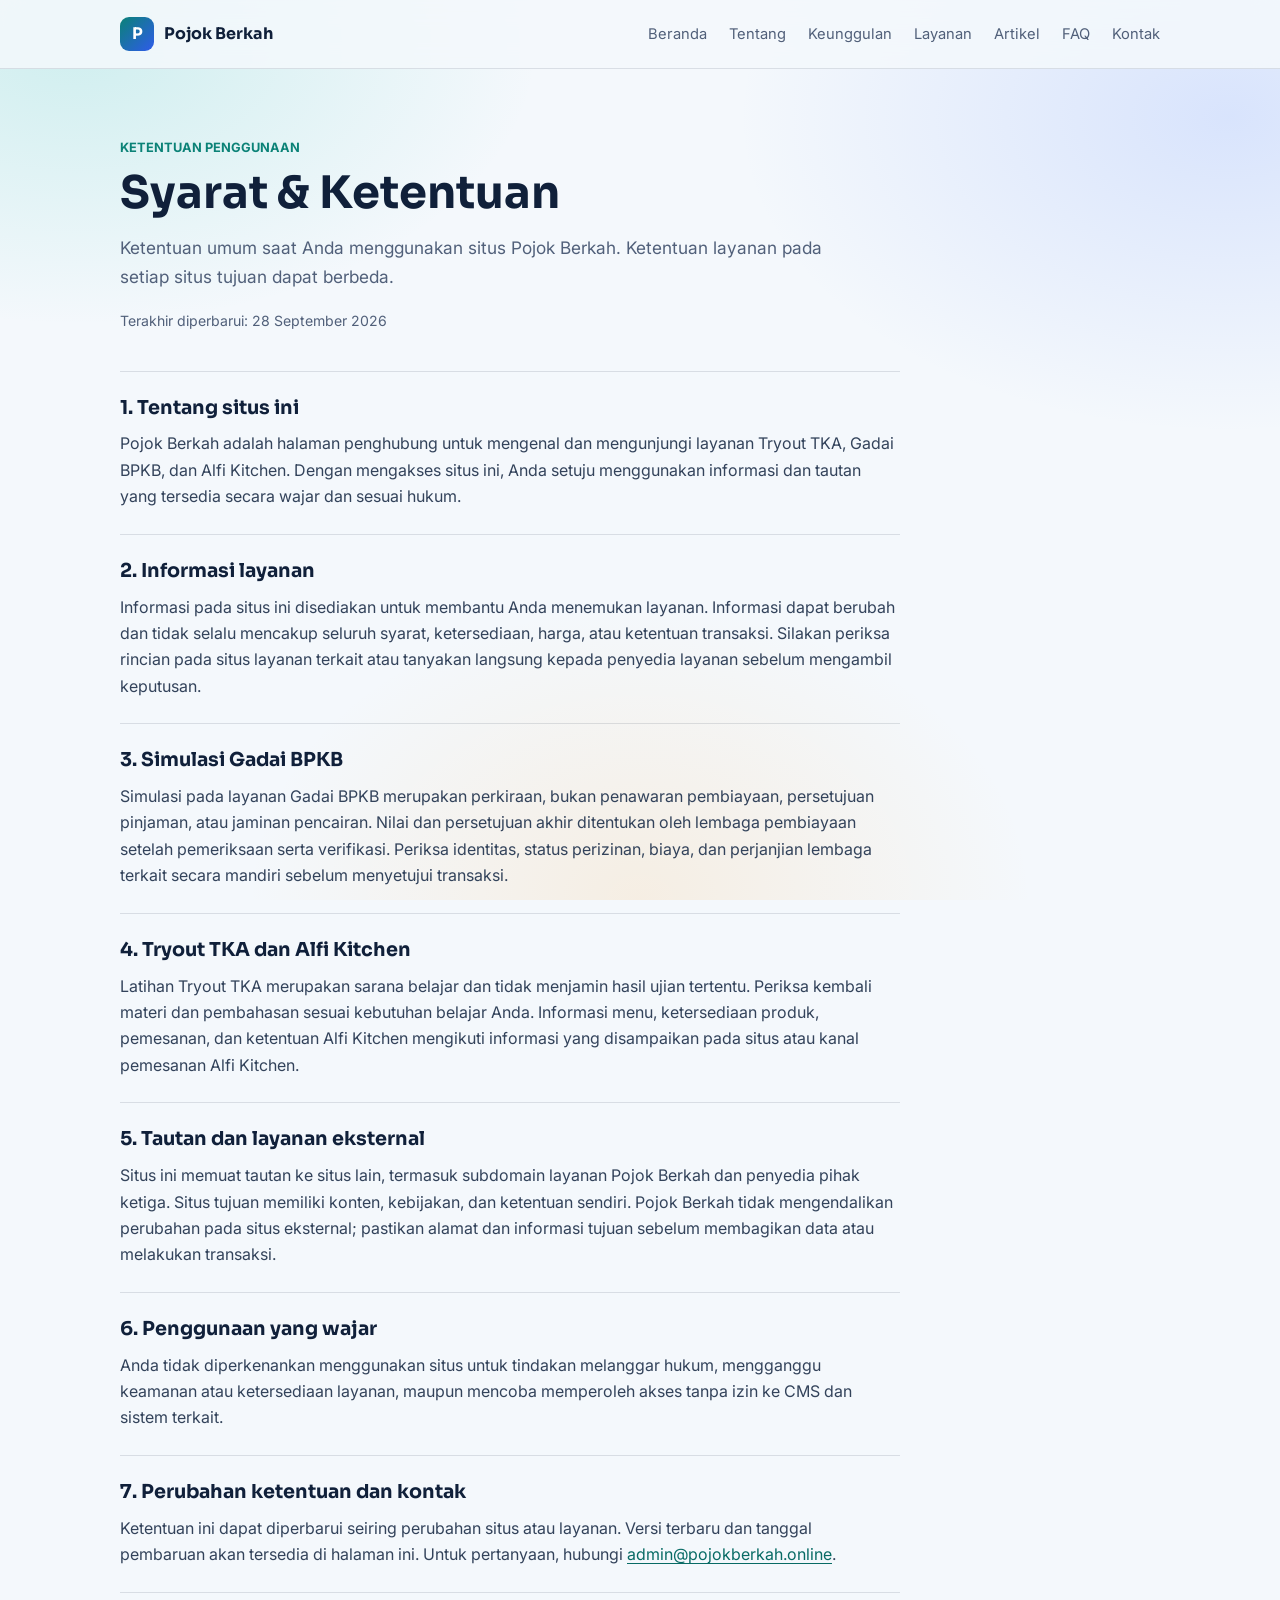
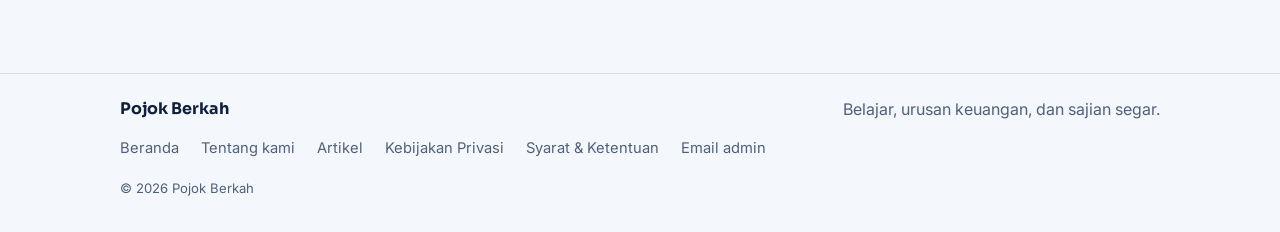
<file: syarat-ketentuan.html>
<!DOCTYPE html>
<html lang="id">
<head>
<meta charset="utf-8">
<meta name="viewport" content="width=device-width, initial-scale=1">
<meta name="theme-color" content="#F4F8FC">
<title>Syarat &amp; Ketentuan | Pojok Berkah</title>
<meta name="description" content="Syarat penggunaan situs Pojok Berkah dan penjelasan umum tentang informasi layanan yang ditautkan.">
<link rel="canonical" href="https://pojokberkah.online/syarat-ketentuan.html">
<meta name="robots" content="index, follow, max-image-preview:large, max-snippet:-1, max-video-preview:-1">
<meta property="og:type" content="website">
<meta property="og:title" content="Syarat &amp; Ketentuan | Pojok Berkah">
<meta property="og:description" content="Ketentuan umum penggunaan situs Pojok Berkah.">
<meta property="og:url" content="https://pojokberkah.online/syarat-ketentuan.html">
<meta property="og:image" content="https://pojokberkah.online/assets/img/og-image.jpg">
<meta property="og:locale" content="id_ID">
<meta property="og:site_name" content="Pojok Berkah">
<meta property="og:image:width" content="1200">
<meta property="og:image:height" content="630">
<meta property="og:image:alt" content="Syarat dan Ketentuan - Pojok Berkah">
<meta name="twitter:card" content="summary_large_image">
<meta name="twitter:title" content="Syarat dan Ketentuan | Pojok Berkah">
<meta name="twitter:description" content="Ketentuan umum penggunaan situs Pojok Berkah.">
<meta name="twitter:image" content="https://pojokberkah.online/assets/img/og-image.jpg">
<link rel="icon" type="image/png" sizes="32x32" href="assets/icons/favicon-32x32.png">
<link rel="icon" href="assets/icons/favicon.ico" sizes="any">
<link rel="apple-touch-icon" sizes="180x180" href="assets/icons/apple-touch-icon.png">
<link rel="preconnect" href="https://fonts.googleapis.com">
<link rel="preconnect" href="https://fonts.gstatic.com" crossorigin>
<link href="https://fonts.googleapis.com/css2?family=Inter:wght@400;500;600;700&family=Sora:wght@600;700;800&display=swap" rel="stylesheet">
<script type="application/ld+json">{"@context":"https://schema.org","@type":"WebPage","name":"Syarat & Ketentuan | Pojok Berkah","description":"Syarat penggunaan situs Pojok Berkah dan penjelasan umum tentang informasi layanan yang ditautkan.","url":"https://pojokberkah.online/syarat-ketentuan.html","inLanguage":"id","publisher":{"@type":"Organization","name":"Pojok Berkah","url":"https://pojokberkah.online/","logo":"https://pojokberkah.online/assets/img/og-image.jpg"}}</script>
<script type="application/ld+json">{"@context":"https://schema.org","@type":"BreadcrumbList","itemListElement":[{"@type":"ListItem","position":1,"name":"Beranda","item":"https://pojokberkah.online/"},{"@type":"ListItem","position":2,"name":"Syarat & Ketentuan","item":"https://pojokberkah.online/syarat-ketentuan.html"}]}</script>
<style>:root{--bg:#F4F8FC;--ink:#10203A;--muted:#51607A;--line:rgba(16,32,58,.12);--teal:#0B8277;--blue:#2F5BEA;--body:"Inter",system-ui,sans-serif;--display:"Sora",system-ui,sans-serif}*{box-sizing:border-box;margin:0}body{font-family:var(--body);background:var(--bg);color:var(--ink);line-height:1.65}header{position:sticky;top:0;z-index:5;background:rgba(244,248,252,.86);border-bottom:1px solid var(--line)}.wrap{width:min(100% - 40px,1040px);margin:0 auto}.top{min-height:68px;display:flex;align-items:center;justify-content:space-between;gap:20px}main{padding:68px 0 80px}h1{font-family:var(--display);font-size:2.8rem;line-height:1.12}</style>
<link rel="stylesheet" href="assets/css/legal.css">
</head>
<body>
<header><div class="wrap top"><a class="brand" href="index.html"><span class="mark" data-logo-fallback>P</span><img class="brand-image" data-image-slot="logo" alt="Logo Pojok Berkah" width="34" height="34" decoding="async" hidden>Pojok Berkah</a><nav aria-label="Menu utama"><a href="index.html#beranda">Beranda</a><a href="tentang-kami.html">Tentang</a><a href="index.html#keunggulan">Keunggulan</a><a href="index.html#layanan">Layanan</a><a href="artikel/">Artikel</a><a href="index.html#faq">FAQ</a><a href="index.html#kontak">Kontak</a></nav></div></header>
<main class="wrap">
  <span class="kicker">Ketentuan penggunaan</span>
  <h1>Syarat &amp; Ketentuan</h1>
  <p class="lead">Ketentuan umum saat Anda menggunakan situs Pojok Berkah. Ketentuan layanan pada setiap situs tujuan dapat berbeda.</p>
  <small class="updated">Terakhir diperbarui: 28 September 2026</small>
  <article class="prose">
    <section><h2>1. Tentang situs ini</h2><p>Pojok Berkah adalah halaman penghubung untuk mengenal dan mengunjungi layanan Tryout TKA, Gadai BPKB, dan Alfi Kitchen. Dengan mengakses situs ini, Anda setuju menggunakan informasi dan tautan yang tersedia secara wajar dan sesuai hukum.</p></section>
    <section><h2>2. Informasi layanan</h2><p>Informasi pada situs ini disediakan untuk membantu Anda menemukan layanan. Informasi dapat berubah dan tidak selalu mencakup seluruh syarat, ketersediaan, harga, atau ketentuan transaksi. Silakan periksa rincian pada situs layanan terkait atau tanyakan langsung kepada penyedia layanan sebelum mengambil keputusan.</p></section>
    <section><h2>3. Simulasi Gadai BPKB</h2><p>Simulasi pada layanan Gadai BPKB merupakan perkiraan, bukan penawaran pembiayaan, persetujuan pinjaman, atau jaminan pencairan. Nilai dan persetujuan akhir ditentukan oleh lembaga pembiayaan setelah pemeriksaan serta verifikasi. Periksa identitas, status perizinan, biaya, dan perjanjian lembaga terkait secara mandiri sebelum menyetujui transaksi.</p></section>
    <section><h2>4. Tryout TKA dan Alfi Kitchen</h2><p>Latihan Tryout TKA merupakan sarana belajar dan tidak menjamin hasil ujian tertentu. Periksa kembali materi dan pembahasan sesuai kebutuhan belajar Anda. Informasi menu, ketersediaan produk, pemesanan, dan ketentuan Alfi Kitchen mengikuti informasi yang disampaikan pada situs atau kanal pemesanan Alfi Kitchen.</p></section>
    <section><h2>5. Tautan dan layanan eksternal</h2><p>Situs ini memuat tautan ke situs lain, termasuk subdomain layanan Pojok Berkah dan penyedia pihak ketiga. Situs tujuan memiliki konten, kebijakan, dan ketentuan sendiri. Pojok Berkah tidak mengendalikan perubahan pada situs eksternal; pastikan alamat dan informasi tujuan sebelum membagikan data atau melakukan transaksi.</p></section>
    <section><h2>6. Penggunaan yang wajar</h2><p>Anda tidak diperkenankan menggunakan situs untuk tindakan melanggar hukum, mengganggu keamanan atau ketersediaan layanan, maupun mencoba memperoleh akses tanpa izin ke CMS dan sistem terkait.</p></section>
    <section><h2>7. Perubahan ketentuan dan kontak</h2><p>Ketentuan ini dapat diperbarui seiring perubahan situs atau layanan. Versi terbaru dan tanggal pembaruan akan tersedia di halaman ini. Untuk pertanyaan, hubungi <a href="mailto:admin@pojokberkah.online">admin@pojokberkah.online</a>.</p></section>
  </article>
</main>
<footer><div class="wrap"><div class="footer-row"><strong>Pojok Berkah</strong><span>Belajar, urusan keuangan, dan sajian segar.</span></div><nav class="footer-nav" aria-label="Tautan footer"><a href="index.html#beranda">Beranda</a><a href="tentang-kami.html">Tentang kami</a><a href="artikel/">Artikel</a><a href="kebijakan-privasi.html">Kebijakan Privasi</a><a href="syarat-ketentuan.html" aria-current="page">Syarat &amp; Ketentuan</a><a href="mailto:admin@pojokberkah.online">Email admin</a></nav><small>&copy; <span id="yr">2026</span> Pojok Berkah</small></div></footer>
</body>
</html>
</file>
<file: assets/css/landing.css>
:root{
  --bg:#F7F9FD; --ink:#0E1526; --muted:#566783; --line:rgba(14,21,38,.10);
  --teal:#0E7490; --blue:#4F46E5; --amber:#D97706; --wa:#25D366;
  --violet:#7C3AED; --cyan:#06B6D4;
  --card:rgba(255,255,255,.72);
  --display:"Sora","Trebuchet MS",system-ui,sans-serif;
  --body:"Inter",system-ui,-apple-system,"Segoe UI",sans-serif;
}
*{box-sizing:border-box;margin:0}
html{scroll-behavior:smooth}
body{font-family:var(--body);background:var(--bg);color:var(--ink);line-height:1.65;font-size:1.0625rem;overflow-x:hidden}
a{color:inherit}
:focus-visible{outline:3px solid var(--blue);outline-offset:3px;border-radius:8px}
.wrap{max-width:1120px;margin:0 auto;padding:0 20px}

/* latar terang: grid halus + cahaya pastel */
.bg{position:fixed;inset:0;z-index:-1;pointer-events:none;
  background:
    radial-gradient(620px 420px at 10% 6%,rgba(34,211,238,.30),transparent 70%),
    radial-gradient(660px 480px at 90% 14%,rgba(99,102,241,.28),transparent 70%),
    radial-gradient(580px 440px at 55% 95%,rgba(251,191,36,.22),transparent 70%),
    var(--bg)}
.bg::after{content:"";position:absolute;inset:0;
  background-image:linear-gradient(rgba(14,21,38,.06) 1px,transparent 1px),linear-gradient(90deg,rgba(14,21,38,.06) 1px,transparent 1px);
  background-size:56px 56px;
  -webkit-mask-image:radial-gradient(ellipse at 50% 18%,#000 25%,transparent 75%);
  mask-image:radial-gradient(ellipse at 50% 18%,#000 25%,transparent 75%)}

/* header */
header.bar{position:sticky;top:0;z-index:10;backdrop-filter:blur(14px);-webkit-backdrop-filter:blur(14px);background:rgba(247,249,253,.78);border-bottom:1px solid var(--line)}
.top{display:flex;align-items:center;justify-content:space-between;height:68px}
.logo{display:flex;align-items:center;gap:10px;text-decoration:none;font-family:var(--display);font-weight:700;font-size:1.15rem}
.logo-text{display:flex;flex-direction:column;line-height:1.15}
.logo-tagline{font-family:var(--body);font-size:.72rem;font-weight:500;color:var(--muted);letter-spacing:.01em}
.brand-image{width:34px;height:34px;flex:0 0 34px;object-fit:contain}
.brand-image[hidden]{display:none}
.mark{width:34px;height:34px;border-radius:10px;display:grid;place-items:center;color:#fff;font-weight:800;background:linear-gradient(135deg,var(--teal),var(--blue))}
.nav{display:flex;align-items:center;gap:26px}
.nav a{text-decoration:none;color:var(--muted);font-weight:500;transition:color .2s}
.nav a:hover{color:var(--ink)}
.nav a.btn-wa{padding:9px 18px;border-radius:999px;font-weight:600;min-height:44px;display:inline-flex;align-items:center}
.nav-toggle{display:none;align-items:center;justify-content:center;width:44px;height:44px;border-radius:12px;border:1px solid var(--line);background:#fff;cursor:pointer}
.nav-toggle svg{width:22px;height:22px;fill:none;stroke:var(--ink);stroke-width:2;stroke-linecap:round}
header.bar{transition:box-shadow .25s}
footer nav a:hover{text-decoration:underline}

/* hero — Varian A: dua kolom (16 Okt 2026) */
.hero{padding:72px 0 70px;text-align:left}
.hero-grid{display:grid;grid-template-columns:1.05fr .95fr;gap:56px;align-items:center}
.hero h1{font-family:var(--display);font-weight:800;font-size:clamp(2.2rem,4.6vw,3.6rem);line-height:1.05;letter-spacing:-.03em;max-width:16ch}
.grad{background:linear-gradient(100deg,#0891B2,var(--blue) 52%,var(--amber));-webkit-background-clip:text;background-clip:text;color:transparent}
.hero p{margin:20px 0 0;max-width:52ch;color:var(--muted);font-size:1.15rem}
.hero .cta{margin-top:30px;display:flex;gap:12px;justify-content:flex-start;flex-wrap:wrap}
.trustbar{margin:28px 0 0;display:flex;gap:10px 22px;justify-content:flex-start;flex-wrap:wrap;max-width:640px;list-style:none;padding:0}
.trustbar li{display:inline-flex;align-items:center;gap:8px;color:var(--muted);font-size:.95rem;font-weight:500}
.trustbar svg{width:18px;height:18px;flex:0 0 18px;fill:none;stroke:var(--teal);stroke-width:2.2;stroke-linecap:round;stroke-linejoin:round}
.btn{display:inline-flex;align-items:center;min-height:48px;padding:0 26px;border-radius:999px;font-weight:600;text-decoration:none;transition:transform .2s,box-shadow .2s,background .2s}
.btn-main{color:#fff;background:linear-gradient(120deg,var(--teal),var(--blue) 55%,var(--violet))}
.btn-main:hover{transform:translateY(-2px);box-shadow:0 10px 30px rgba(79,70,229,.38)}
.btn-ghost{border:1px solid var(--line);background:#fff}
.btn-ghost:hover{transform:translateY(-2px);box-shadow:0 10px 30px rgba(16,32,58,.10)}
.wa-button{gap:10px;color:#06351B!important;background:var(--wa)!important;border:1px solid rgba(4,54,26,.12);box-shadow:0 5px 14px rgba(37,211,102,.2);transition:transform .2s,box-shadow .2s,filter .2s}
.wa-button:hover{color:#06351B!important;filter:saturate(1.08);transform:translateY(-2px);box-shadow:0 10px 24px rgba(37,211,102,.34)}
.wa-icon{width:20px;height:20px;flex:0 0 20px;fill:none;stroke:currentColor;stroke-width:1.8;stroke-linecap:round;stroke-linejoin:round}

/* tentang singkat */
.about-short{margin-top:46px;display:flex;align-items:center;justify-content:space-between;gap:24px;text-align:left;border:1px solid var(--line);border-radius:26px;background:var(--card);padding:34px;box-shadow:0 10px 30px -14px rgba(16,32,58,.18)}
.about-short h2{font-family:var(--display);font-weight:700;font-size:1.8rem;line-height:1.2}
.about-short p{margin-top:12px;color:var(--muted);max-width:62ch}

/* statistik */
/* section umum */
.section{padding:80px 0 0}
.title{font-family:var(--display);font-weight:800;font-size:clamp(1.6rem,3.4vw,2.4rem);line-height:1.15;letter-spacing:-.02em;max-width:22ch}
.values{display:grid;grid-template-columns:repeat(3,1fr);gap:18px;margin-top:30px}
.val{padding:26px;border-radius:22px;border:1px solid var(--line);background:var(--card)}
.val h3{font-family:var(--display);font-weight:600;font-size:1.15rem;margin-bottom:8px}
.val p{color:var(--muted)}
.section-sub{margin-top:14px;color:var(--muted);max-width:62ch}

/* cara kerja */
.steps{display:grid;grid-template-columns:repeat(3,1fr);gap:18px;margin-top:30px;counter-reset:step}
.step{position:relative;padding:26px;border-radius:22px;border:1px solid var(--line);background:var(--card)}
.step::before{counter-increment:step;content:counter(step,decimal-leading-zero);display:inline-flex;font-family:var(--display);font-weight:800;font-size:.95rem;color:var(--teal);background:rgba(6,182,212,.10);border:1px solid rgba(6,182,212,.30);border-radius:999px;padding:4px 12px}
.step h3{font-family:var(--display);font-weight:600;font-size:1.15rem;margin:14px 0 8px}
.step p{color:var(--muted)}

/* testimoni */
.testis{display:grid;grid-template-columns:repeat(3,1fr);gap:18px;margin-top:30px}
.testi{display:flex;flex-direction:column;gap:14px;padding:26px;border-radius:22px;border:1px solid var(--line);background:var(--card)}
.testi blockquote{color:var(--ink);font-size:1.02rem;line-height:1.6}
.testi figcaption{display:flex;align-items:center;gap:12px;margin-top:auto}
.testi .avatar{width:44px;height:44px;flex:0 0 44px;border-radius:50%;display:grid;place-items:center;font-family:var(--display);font-weight:700;color:#fff;background:linear-gradient(135deg,var(--teal),var(--blue))}
.testi .who strong{display:block;font-size:.95rem}
.testi .who span{font-size:.85rem;color:var(--muted)}

/* faq */
.faq{max-width:780px;margin-top:26px;display:grid;gap:10px}
.faq details{border:1px solid var(--line);border-radius:18px;background:var(--card);padding:0 22px;transition:border-color .2s}
.faq details[open]{border-color:rgba(6,182,212,.5)}
.faq summary{cursor:pointer;font-weight:600;list-style:none;display:flex;justify-content:space-between;align-items:center;gap:16px;min-height:60px}
.faq summary::-webkit-details-marker{display:none}
.faq summary::after{content:"+";font-size:1.5rem;color:var(--teal);line-height:1}
.faq details[open] summary::after{content:"\2212"}
.faq details p{color:var(--muted);padding-bottom:18px}

/* kontak */
.contact{margin-top:84px;border-radius:30px;padding:48px 34px;display:flex;flex-wrap:wrap;gap:22px;align-items:center;justify-content:space-between;
  background:linear-gradient(135deg,rgba(34,211,238,.24),rgba(99,102,241,.22) 55%,rgba(167,139,250,.20));border:1px solid rgba(14,21,38,.10)}
.contact h2{font-family:var(--display);font-weight:800;font-size:clamp(1.5rem,3vw,2.1rem);line-height:1.15;max-width:20ch}
.contact p{margin-top:10px;color:var(--muted);max-width:44ch}
.btn-wa2{white-space:nowrap}

footer{padding:54px 0 40px;color:var(--muted);font-size:.95rem}
footer .cols{display:flex;flex-wrap:wrap;gap:16px 40px;justify-content:space-between;align-items:center}
footer strong{color:var(--ink);font-family:var(--display)}
footer nav{display:flex;flex-wrap:wrap;gap:8px 24px}
footer nav a{text-decoration:none}footer nav a:hover{color:var(--ink);text-decoration:underline}
footer small{display:block;margin-top:22px;max-width:72ch}

@media (max-width:860px){
  .nav{position:relative;gap:10px}
  .nav a:not(.btn-wa):not(.nav-toggle){display:none}
  .nav-toggle{display:inline-flex}
  .nav{flex-wrap:wrap}
  .nav .nav-check:checked~a:not(.btn-wa):not(.nav-toggle){display:inline-flex;flex:1 1 100%;padding:10px 4px;border-top:1px solid var(--line)}
  .nav .nav-check:checked~a:not(.btn-wa):not(.nav-toggle):first-of-type{margin-top:10px}
  .hero{padding:56px 0 60px}
  .hero-grid{grid-template-columns:1fr;gap:36px}
  .hero h1{font-size:2.5rem;max-width:none}
  .hero-visual{padding:14px 0 0}
  .hp-chip-2{left:-8px}
  .hp-chip-3{right:-6px}
  .section{padding:56px 0 0}
  .values,.steps,.testis{grid-template-columns:1fr}
  .works{grid-template-columns:repeat(2,1fr)}
  .about-short{flex-direction:column;align-items:flex-start;padding:28px 24px}
  .contact{padding:34px 24px}
}
@media (max-width:480px){
  .hero h1{font-size:2.2rem}
  .hero p{font-size:1.05rem}
  .works{grid-template-columns:1fr}
}
@media (prefers-reduced-motion:reduce){
  html{scroll-behavior:auto}
  *{transition:none!important}
}


/* mode gelap otomatis (16 Okt 2026) */
@media (prefers-color-scheme:dark){
  :root{
    --bg:#0B1220; --ink:#E8ECF7; --muted:#97A5C0; --line:rgba(232,236,247,.16);
    --card:rgba(16,25,46,.74);
  }
  .bg{background:
    radial-gradient(620px 420px at 10% 6%,rgba(34,211,238,.18),transparent 70%),
    radial-gradient(660px 480px at 90% 14%,rgba(99,102,241,.18),transparent 70%),
    radial-gradient(580px 440px at 55% 95%,rgba(251,191,36,.14),transparent 70%),
    var(--bg)}
  .bg::after{background-image:
    linear-gradient(rgba(232,236,247,.05) 1px,transparent 1px),
    linear-gradient(90deg,rgba(232,236,247,.05) 1px,transparent 1px)}
  header.bar{background:rgba(11,18,32,.78)}
    .nav-toggle,.btn-ghost{background:rgba(255,255,255,.06)}
  .about-short{box-shadow:0 10px 30px -14px rgba(0,0,0,.50)}
  .grad{background:linear-gradient(100deg,#22D3EE,#818CF8 52%,#FBBF24)}
  .trustbar svg{stroke:#67E8F9}
  .step::before{color:#67E8F9;background:rgba(103,232,249,.12);border-color:rgba(103,232,249,.30)}
  .faq summary::after{color:#67E8F9}
  .faq details[open]{border-color:rgba(103,232,249,.50)}
  .contact{border-color:rgba(232,236,247,.14)}
}

/* reduced-motion: konten reveal tetap tampil tanpa animasi */
@media (prefers-reduced-motion:reduce){
  .reveal{opacity:1!important;transform:none!important;transition:none!important}
}

/* FAQ accordion — animasi buka/tutup (16 Okt 2026) */
/* Jalur modern: ::details-content + interpolate-size; browser lama mengabaikan rule ini */
:root{interpolate-size:allow-keywords}
.faq details::details-content{
  height:0;overflow:hidden;
  transition:height .3s ease, content-visibility .3s allow-discrete;
}
.faq details[open]::details-content{
  height:auto;content-visibility:visible;
}
/* reduced-motion: toggle details instan tanpa animasi height */
@media (prefers-reduced-motion:reduce){
  .faq details::details-content{transition:none!important}
}

/* sticky WA mobile (16 Okt 2026) */
.wa-sticky{display:none}
@media (max-width:860px){
  .wa-sticky{
    position:fixed;left:16px;right:16px;bottom:16px;z-index:20;
    bottom:calc(16px + env(safe-area-inset-bottom));
    display:inline-flex;justify-content:center;
    box-shadow:0 10px 30px rgba(37,211,102,.35);
    transition:opacity .25s ease,transform .25s ease,box-shadow .2s,filter .2s;
  }
  body{padding-bottom:96px}
}

/* hero visual — panel mockup dua kolom (Varian A, 16 Okt 2026) */
.hero{position:relative}
.hero-visual{position:relative;display:flex;justify-content:center;padding:24px 0}
.hero-panel{position:relative;z-index:1;width:min(100%,420px);border-radius:24px;border:1px solid var(--line);background:var(--card);box-shadow:0 34px 70px -34px rgba(16,32,58,.45)}
.hp-bar{display:flex;gap:6px;padding:14px 18px;border-radius:24px 24px 0 0;border-bottom:1px solid var(--line);background:linear-gradient(135deg,rgba(34,211,238,.14),rgba(99,102,241,.14))}
.hp-bar span{width:10px;height:10px;border-radius:50%;background:rgba(16,32,58,.18)}
.hp-body{position:relative;padding:22px}
.hp-card{display:flex;align-items:center;gap:14px;padding:16px;border-radius:16px;border:1px solid var(--line)}
.hp-avatar{width:44px;height:44px;flex:0 0 44px;border-radius:14px;display:grid;place-items:center;font-family:var(--display);font-weight:800;color:#fff;background:linear-gradient(135deg,var(--teal),var(--blue))}
.hp-lines{display:flex;flex-direction:column;gap:8px;flex:1}
.hp-lines i{display:block;height:9px;border-radius:99px;background:linear-gradient(90deg,rgba(16,32,58,.16),rgba(16,32,58,.06))}
.hp-chip{position:absolute;display:inline-flex;align-items:center;padding:8px 14px;border-radius:999px;font-size:.8rem;font-weight:600;white-space:nowrap;box-shadow:0 12px 26px -12px rgba(16,32,58,.4);z-index:2}
.hp-chip-1{top:-14px;right:6px;color:#0E7490;background:rgba(6,182,212,.12);border:1px solid rgba(6,182,212,.38)}
.hp-chip-2{top:46%;left:-26px;color:#4F46E5;background:rgba(79,70,229,.12);border:1px solid rgba(79,70,229,.38)}
.hp-chip-3{bottom:70px;right:-24px;color:#B45309;background:rgba(245,158,11,.14);border:1px solid rgba(245,158,11,.38)}
.hp-graph{display:flex;align-items:flex-end;gap:10px;height:92px;margin-top:20px}
.hp-graph b{flex:1;border-radius:6px 6px 3px 3px;background:linear-gradient(180deg,var(--violet),var(--cyan));transform-origin:bottom}
.hp-status{display:flex;align-items:center;gap:8px;margin-top:16px;font-size:.85rem;font-weight:500;color:var(--muted)}
.hp-status i{width:9px;height:9px;border-radius:50%;background:#22C55E;box-shadow:0 0 0 4px rgba(34,197,94,.18)}
.hero-blob{position:absolute;border-radius:50%;filter:blur(54px);opacity:.55;pointer-events:none;z-index:0}
.hero-blob-1{width:250px;height:250px;top:-34px;right:-26px;background:#818CF8}
.hero-blob-2{width:210px;height:210px;bottom:-44px;left:-34px;background:#22D3EE}
@media (prefers-reduced-motion:no-preference){
  .hp-graph b{animation:hp-grow .7s ease both}
  .hp-graph b:nth-child(2){animation-delay:.08s}
  .hp-graph b:nth-child(3){animation-delay:.16s}
  .hp-graph b:nth-child(4){animation-delay:.24s}
  .hp-graph b:nth-child(5){animation-delay:.32s}
  .hp-status i{animation:hp-pulse 2.2s ease-in-out infinite}
  .hero-blob-1{animation:deco-float 9s ease-in-out infinite}
  .hero-blob-2{animation:deco-float 11s ease-in-out infinite reverse}
}
@keyframes hp-grow{from{transform:scaleY(0)}}
@keyframes hp-pulse{0%,100%{box-shadow:0 0 0 4px rgba(34,197,94,.18)}50%{box-shadow:0 0 0 8px rgba(34,197,94,.08)}}
@keyframes deco-float{0%,100%{transform:translateY(0)}50%{transform:translateY(-14px)}}

/* sentuhan berani: aksen judul + hover kartu (Varian A) */
.title::after{content:"";display:block;width:64px;height:5px;margin-top:14px;border-radius:99px;background:linear-gradient(90deg,#0891B2,var(--blue) 55%,var(--violet))}
.val:hover,.step:hover,.testi:hover{transform:translateY(-4px);border-color:rgba(79,70,229,.35);box-shadow:0 18px 44px -20px rgba(14,21,38,.4);transition:transform .25s ease,box-shadow .25s ease,border-color .25s ease}

/* dark mode — hero visual (Varian A) */
@media (prefers-color-scheme:dark){
  .hp-bar span{background:rgba(232,236,247,.22)}
  .hp-lines i{background:linear-gradient(90deg,rgba(232,236,247,.24),rgba(232,236,247,.08))}
  .hp-chip-1{color:#67E8F9;background:rgba(103,232,249,.12);border-color:rgba(103,232,249,.4)}
  .hp-chip-2{color:#A5B4FC;background:rgba(165,180,252,.14);border-color:rgba(165,180,252,.4)}
  .hp-chip-3{color:#FCD34D;background:rgba(252,211,77,.12);border-color:rgba(252,211,77,.4)}
  .hero-blob{opacity:.35}
}

/* layanan, karya & alur (16 Okt 2026) */
.val-ico{display:inline-grid;place-items:center;width:46px;height:46px;border-radius:14px;background:rgba(6,182,212,.10);border:1px solid rgba(6,182,212,.30);margin-bottom:14px}
.val-ico svg{width:24px;height:24px;fill:none;stroke:var(--teal);stroke-width:1.7;stroke-linecap:round;stroke-linejoin:round}
.tags{display:flex;flex-wrap:wrap;gap:6px;margin-top:14px}
.tags span{font-size:.75rem;font-weight:600;padding:4px 10px;border-radius:999px;color:var(--blue);background:rgba(79,70,229,.10);border:1px solid rgba(79,70,229,.25)}
.card-link{display:inline-flex;align-items:center;gap:6px;margin-top:16px;font-weight:600;color:var(--blue);text-decoration:none;transition:gap .2s}
.card-link::after{content:"\2192"}
.card-link:hover{gap:9px;text-decoration:underline}
.section-cta{margin-top:26px;color:var(--muted)}
.section-cta .card-link{margin-top:0}
.works{display:grid;grid-template-columns:repeat(4,1fr);gap:18px;margin-top:30px}
.work{display:flex;flex-direction:column;overflow:hidden;border:1px solid var(--line);border-radius:22px;background:var(--card);transition:transform .25s ease,box-shadow .25s ease,border-color .25s ease}
.work:hover{transform:translateY(-4px);border-color:rgba(79,70,229,.35);box-shadow:0 18px 44px -20px rgba(14,21,38,.4)}
.work-img{position:relative;aspect-ratio:16/10;display:grid;place-items:center;overflow:hidden;background:linear-gradient(135deg,#0E7490,#4F46E5)}
.work-img span{font-family:var(--display);font-weight:800;font-size:2.6rem;color:rgba(255,255,255,.92)}
.work-img img{position:absolute;inset:0;width:100%;height:100%;object-fit:cover}
.work-img img[hidden]{display:none}
.work-body{display:flex;flex-direction:column;flex:1;padding:20px}
.work-body h3{font-family:var(--display);font-weight:700;font-size:1.08rem}
.work-body p{flex:1;margin-top:8px;color:var(--muted);font-size:.92rem}
.work-body .card-link{margin-top:14px}
.latest-articles[hidden]{display:none}
.latest-articles-head{display:flex;align-items:flex-end;justify-content:space-between;gap:24px;margin-bottom:26px}
.latest-articles-head .title{margin-bottom:0}
.latest-articles-head .section-sub{margin:.8rem 0 0}
.article-all-link{flex:0 0 auto;font-weight:650;color:var(--blue);text-decoration:none}
.article-all-link:hover{text-decoration:underline}
.latest-article-grid{display:grid;grid-template-columns:repeat(3,minmax(0,1fr));gap:18px}
.latest-article-card{display:flex;flex-direction:column;min-width:0;padding:24px;border:1px solid var(--line);border-radius:20px;background:var(--card);box-shadow:0 12px 32px -25px rgba(14,21,38,.35)}
.latest-article-cover{width:calc(100% + 48px);height:180px;margin:-24px -24px 20px;object-fit:cover;border-radius:20px 20px 0 0;background:var(--line)}
.latest-article-card h3{font:700 1.1rem/1.4 var(--display)}
.latest-article-card h3 a{color:var(--ink);text-decoration:none}
.latest-article-card h3 a:hover{text-decoration:underline;text-decoration-color:var(--blue);text-underline-offset:4px}
.latest-article-card p{flex:1;margin-top:12px;color:var(--muted);font-size:.94rem}
.latest-article-card .card-link{margin-top:18px}
@media(max-width:760px){.latest-article-grid{grid-template-columns:repeat(2,minmax(0,1fr))}}
@media(max-width:520px){.latest-articles-head{align-items:flex-start;flex-direction:column;gap:10px}.latest-article-grid{grid-template-columns:1fr}.latest-article-card{padding:20px}.latest-article-cover{width:calc(100% + 40px);margin:-20px -20px 18px}}
@media (prefers-color-scheme:dark){
  .val-ico{background:rgba(103,232,249,.10);border-color:rgba(103,232,249,.30)}
  .val-ico svg{stroke:#67E8F9}
  .tags span{color:#A5B4FC;background:rgba(165,180,252,.10);border-color:rgba(165,180,252,.30)}
  .card-link{color:#A5B4FC}
}
</file>
<file: assets/css/effects.css>
/*
 * Efek halaman publik tanpa JavaScript.
 * Semua efek bersifat progressive enhancement: browser yang belum mendukung
 * scroll-driven animation tetap menampilkan konten normal (tanpa efek).
 */

/* Menu mobile: checkbox tersembunyi + label (state lewat :checked) */
.nav-check{position:absolute;width:1px;height:1px;margin:0;opacity:0;overflow:hidden;clip:rect(0 0 0 0);white-space:nowrap}
.nav-check:focus-visible~.nav-toggle{outline:2px solid #4f46e5;outline-offset:2px}

:root{--bar-shadow:rgba(16,32,58,.25)}
@media (prefers-color-scheme:dark){:root{--bar-shadow:rgba(0,0,0,.55)}}

@keyframes bar-shadow{
  from{box-shadow:0 0 0 0 transparent}
  to{box-shadow:0 8px 24px -12px var(--bar-shadow)}
}
@keyframes reveal-in{
  from{opacity:0;transform:translateY(18px)}
  to{opacity:1;transform:none}
}
@keyframes wa-hide{
  0%{opacity:1;transform:none}
  1%,99%{opacity:0;transform:translateY(14px);pointer-events:none}
  100%{opacity:1;transform:none}
}

/* Bayangan header muncul setelah halaman digulir sedikit */
@supports (animation-timeline:scroll()){
  header.bar,.article-header{
    animation:bar-shadow linear both;
    animation-timeline:scroll(root);
    animation-range:0 24px;
  }
}

@supports (animation-timeline:view()){
  /* Elemen .reveal muncul halus saat masuk layar */
  @media (prefers-reduced-motion:no-preference){
    .reveal{
      animation:reveal-in linear both;
      animation-timeline:view();
      animation-range:entry 0% entry 40%;
    }
  }
  /* Tombol WhatsApp melayang bersembunyi saat bagian kontak terlihat */
  @media (max-width:860px){
    body{timeline-scope:--wa-zone}
    [data-wa-zone]{view-timeline:--wa-zone block}
    .wa-sticky{
      animation:wa-hide linear both;
      animation-timeline:--wa-zone;
      animation-range:entry 35% exit 65%;
    }
  }
}
</file>
<file: assets/css/legal.css>
:root{--bg:#F4F8FC;--ink:#10203A;--muted:#51607A;--line:rgba(16,32,58,.12);--teal:#0B8277;--blue:#2F5BEA;--amber:#C97400;--wa:#25D366;--display:"Sora","Trebuchet MS",system-ui,sans-serif;--body:"Inter",system-ui,-apple-system,"Segoe UI",sans-serif}
*{box-sizing:border-box;margin:0}
html{scroll-behavior:smooth}
body{min-height:100vh;display:flex;flex-direction:column;font-family:var(--body);background:var(--bg);color:var(--ink);line-height:1.65;font-size:1rem}
body:before{content:"";position:fixed;inset:0;z-index:-1;pointer-events:none;background:radial-gradient(660px 400px at 6% 5%,rgba(62,201,187,.2),transparent 70%),radial-gradient(700px 450px at 96% 13%,rgba(106,147,255,.2),transparent 70%),radial-gradient(560px 420px at 50% 100%,rgba(255,180,84,.15),transparent 70%),var(--bg)}
a{color:inherit}
a:focus-visible{outline:3px solid var(--blue);outline-offset:3px;border-radius:4px}
.wrap{width:min(100% - 40px,1040px);margin:0 auto}
header{position:sticky;top:0;z-index:5;border-bottom:1px solid var(--line);background:rgba(244,248,252,.86);backdrop-filter:blur(12px)}
.top{min-height:68px;display:flex;align-items:center;justify-content:space-between;gap:20px}
.brand{display:inline-flex;align-items:center;gap:10px;text-decoration:none;font-family:var(--display);font-weight:700;white-space:nowrap}
.mark{width:34px;height:34px;display:grid;place-items:center;border-radius:9px;color:#fff;background:linear-gradient(135deg,var(--teal),var(--blue))}
.brand-image{width:34px;height:34px;flex:0 0 34px;object-fit:contain}
.brand-image[hidden]{display:none}
.top nav,.footer-nav{display:flex;flex-wrap:wrap;align-items:center;gap:10px 22px}
.top nav a,.footer-nav a{color:var(--muted);font-size:.92rem;text-decoration:none}
.top nav a:hover,.footer-nav a:hover{color:var(--ink);text-decoration:underline}
main{flex:1;padding:68px 0 80px}
.kicker{display:block;color:var(--teal);font-size:.8rem;font-weight:700;text-transform:uppercase}
h1,h2{font-family:var(--display)}
h1{font-size:2.8rem;line-height:1.12;margin-top:10px}
.lead{max-width:68ch;margin-top:16px;color:var(--muted);font-size:1.08rem}
.updated{display:block;margin-top:18px;color:var(--muted);font-size:.88rem}
.prose{max-width:78ch;margin-top:38px;border-top:1px solid var(--line)}
.prose section{padding:24px 0;border-bottom:1px solid var(--line)}
.prose h2{font-size:1.2rem;line-height:1.3}
.prose p,.prose ul{margin-top:10px;color:#33435B}
.prose ul{padding-left:22px}
.prose li+li{margin-top:6px}
.prose a{color:#086B65;text-decoration-thickness:1px;text-underline-offset:3px}
.actions{display:flex;flex-wrap:wrap;gap:12px;margin-top:26px}
.button{display:inline-flex;align-items:center;justify-content:center;min-height:48px;padding:0 21px;border-radius:999px;font-weight:600;text-decoration:none;transition:transform .2s,box-shadow .2s}
.button:hover{transform:translateY(-2px)}
.button-main{color:#fff;background:linear-gradient(120deg,var(--teal),var(--blue));box-shadow:0 7px 20px rgba(47,91,234,.2)}
.button-plain{border:1px solid var(--line);background:#fff}
footer{padding:22px 0 32px;border-top:1px solid var(--line);color:var(--muted)}
.footer-row{display:flex;align-items:center;justify-content:space-between;gap:16px;flex-wrap:wrap}
footer strong{font-family:var(--display);color:var(--ink)}
.footer-nav{margin-top:14px}
footer small{display:block;margin-top:18px;font-size:.82rem}
.not-found{display:grid;grid-template-columns:1fr .8fr;align-items:center;gap:50px;min-height:390px}
.not-found h1{font-size:5.5rem;color:var(--teal)}
.not-found h2{font-size:2rem;line-height:1.18;margin-top:4px}
.not-found p{margin-top:12px;color:var(--muted);max-width:48ch}
.not-found img{display:block;width:100%;aspect-ratio:4/3;object-fit:cover;border-radius:6px;background:#dfe9e9}
@media(max-width:680px){.wrap{width:min(100% - 32px,1040px)}.top{padding:12px 0;align-items:flex-start;flex-direction:column;gap:8px}.top nav{gap:8px 18px;font-size:.88rem}main{padding:45px 0 58px}h1{font-size:2.2rem}.prose{margin-top:28px}.prose section{padding:20px 0}.not-found{grid-template-columns:1fr;gap:26px;min-height:auto}.not-found h1{font-size:4rem}.not-found h2{font-size:1.6rem}.not-found img{max-height:250px}.footer-row{align-items:flex-start;flex-direction:column}}
@media(prefers-reduced-motion:reduce){html{scroll-behavior:auto}*,*:before,*:after{transition:none!important}}
</file>
